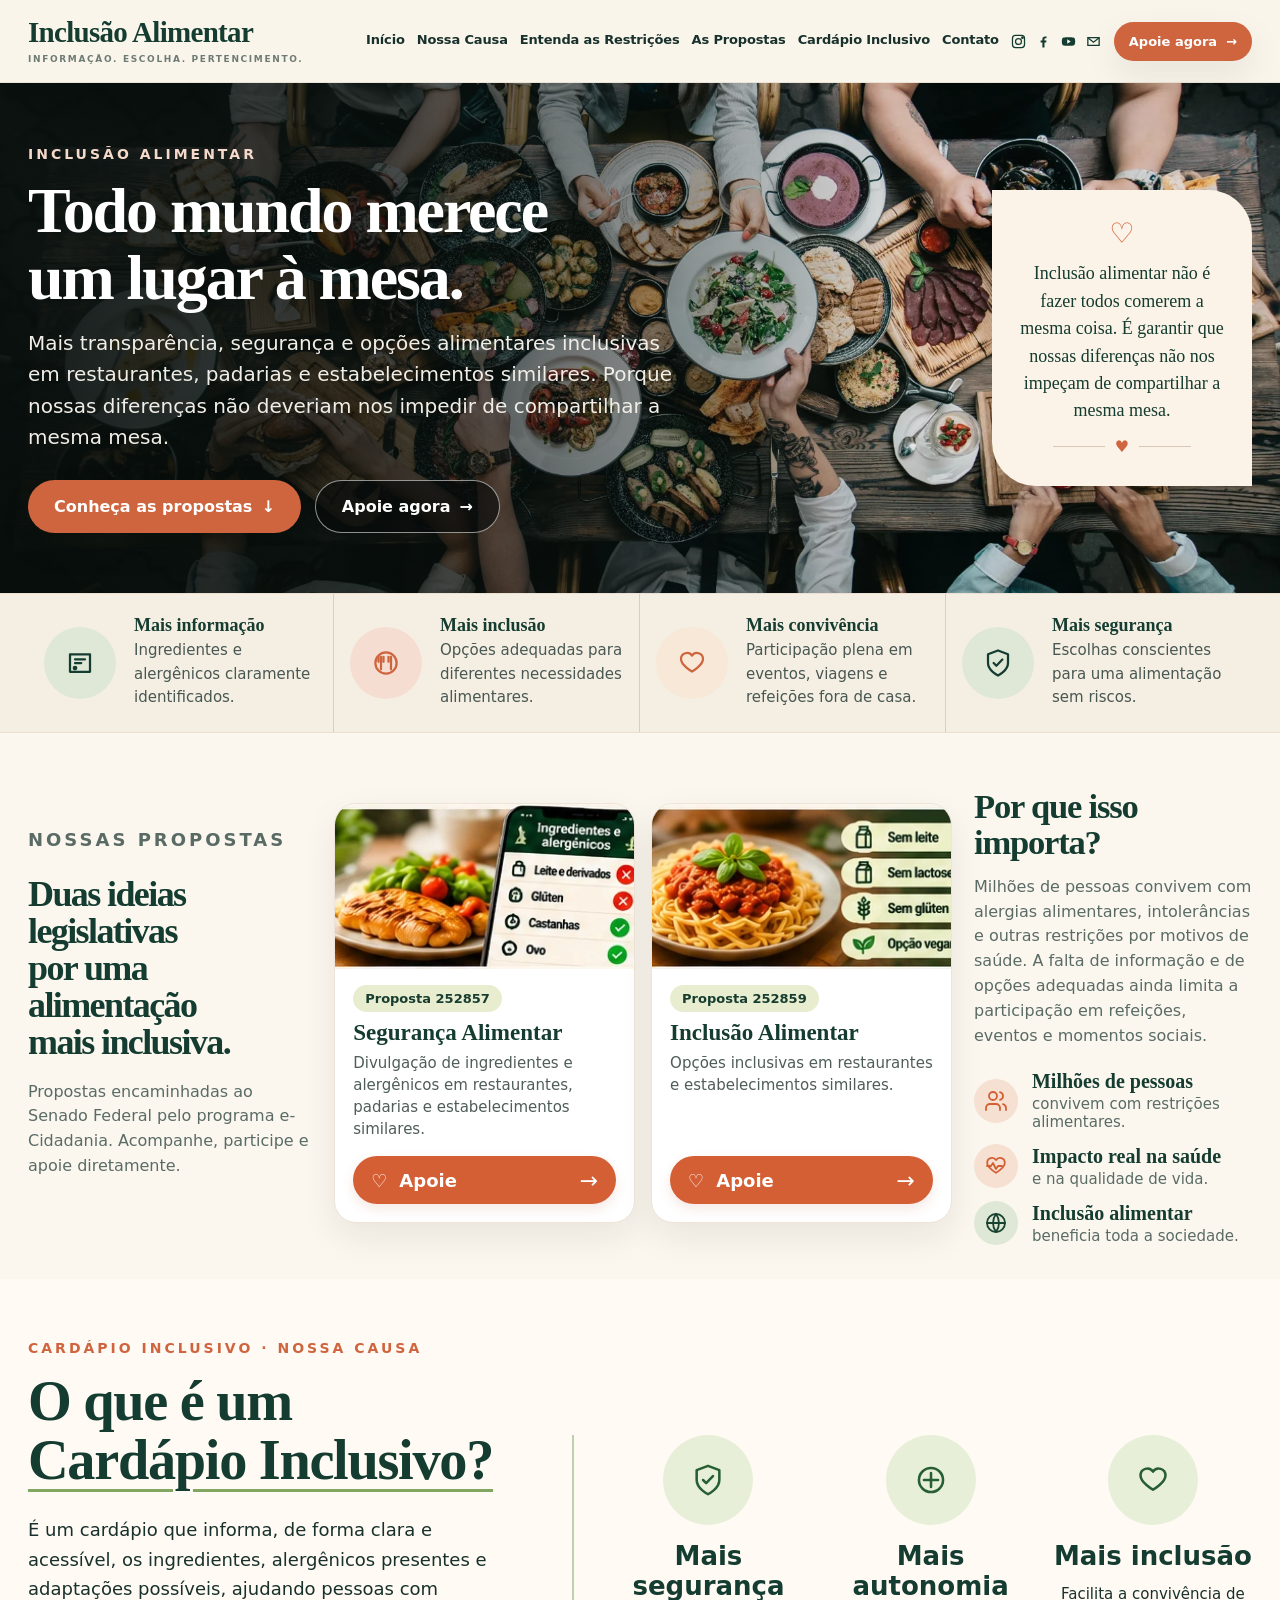
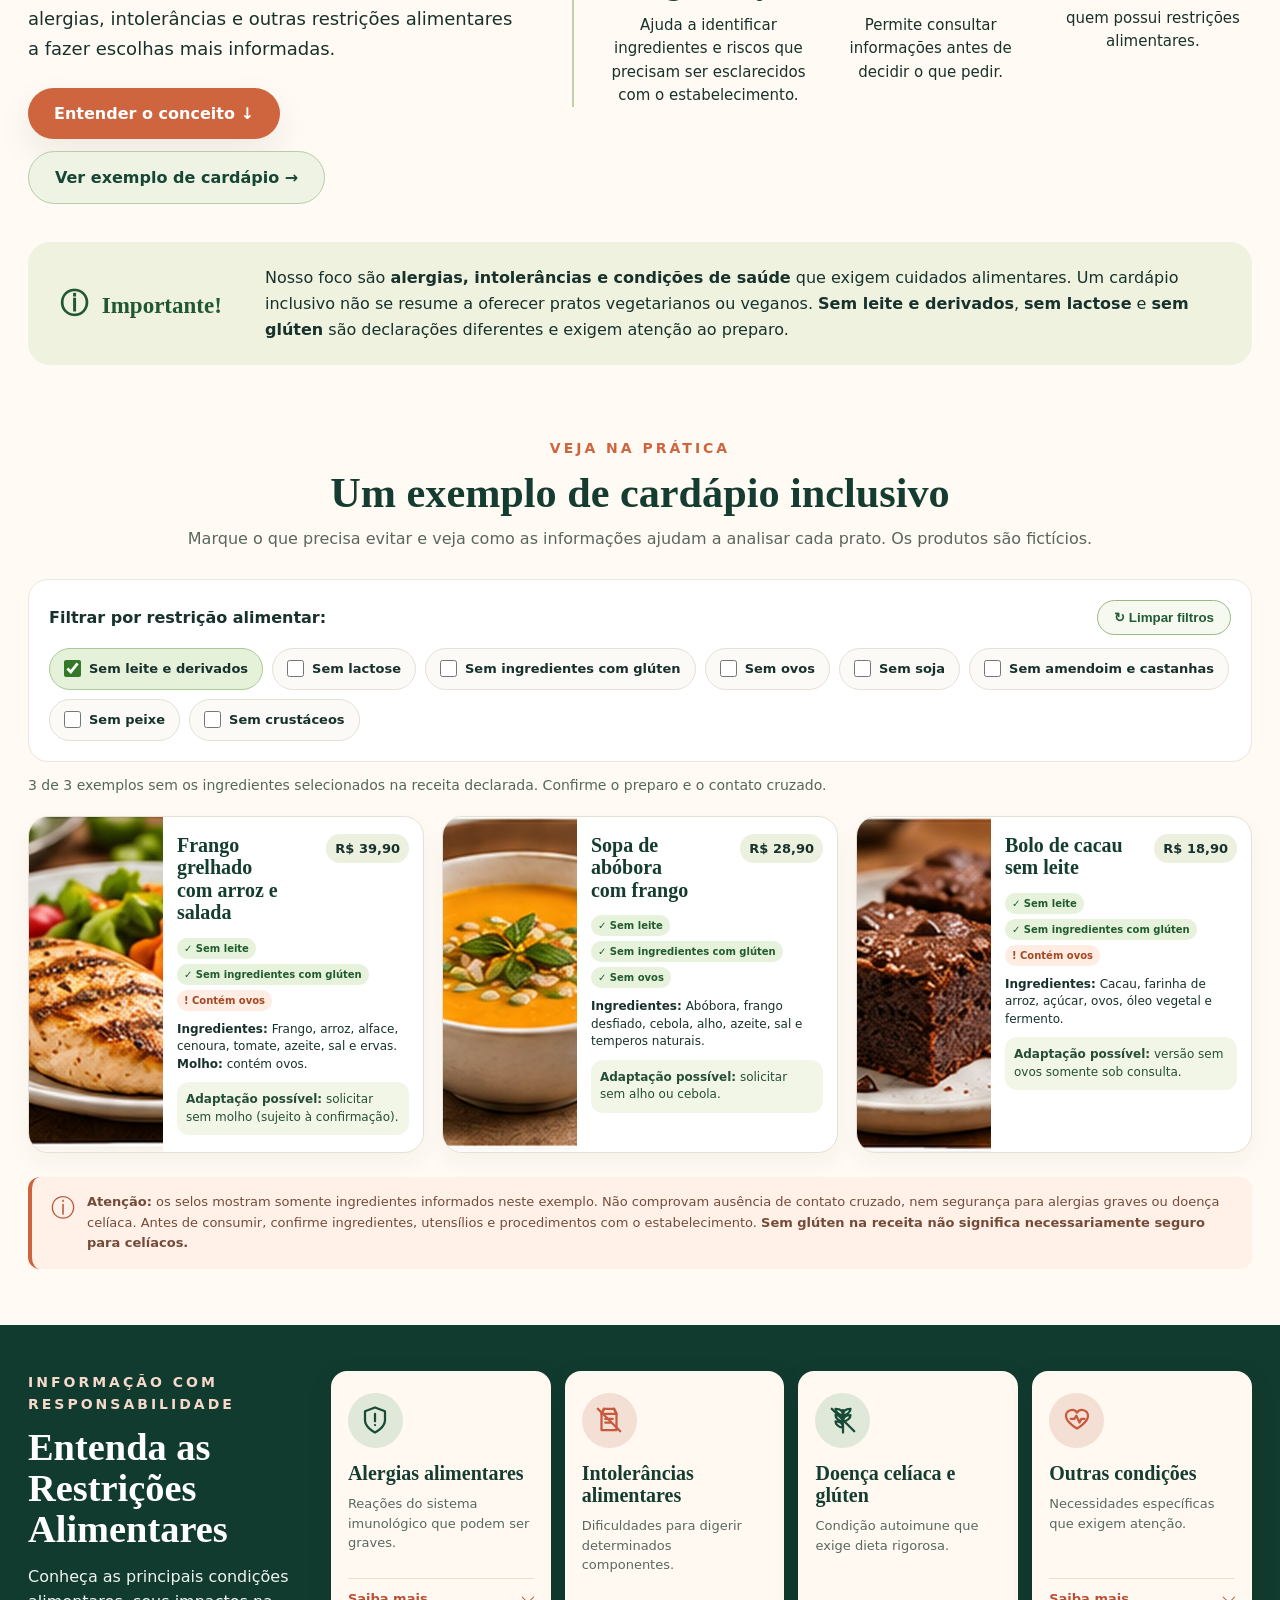
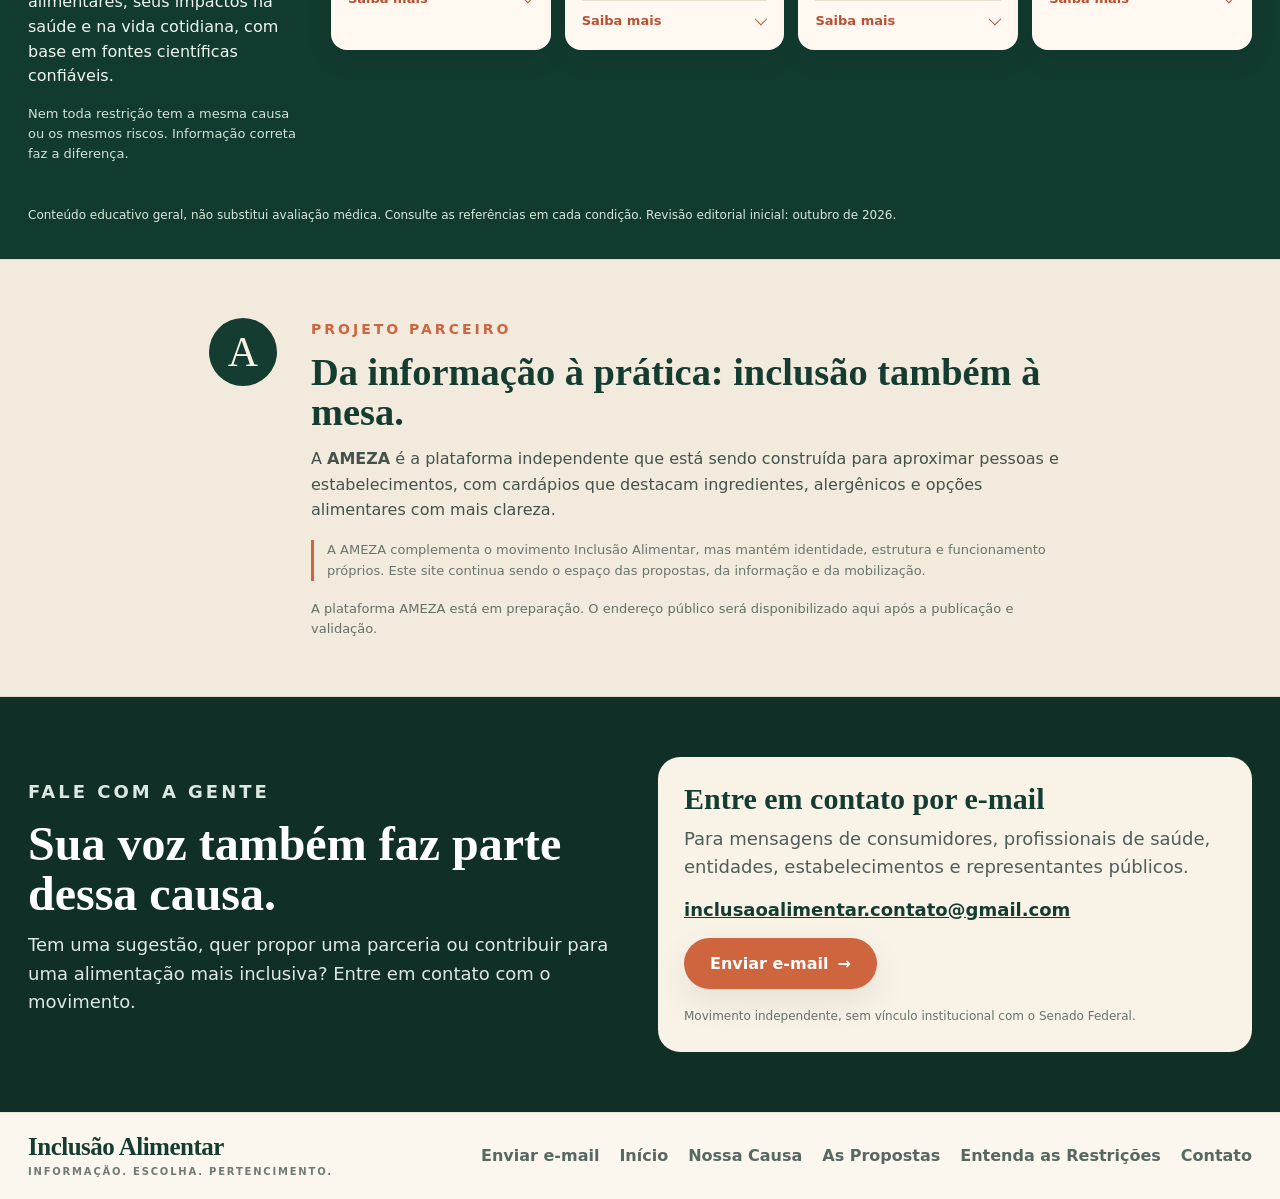
<file: index.html>
<!DOCTYPE html>
<html lang="pt-BR">
<head>
  <meta charset="utf-8" />
  <meta name="viewport" content="width=device-width, initial-scale=1" />
  <title>Inclusão Alimentar — Todo mundo merece um lugar à mesa</title>
  <meta name="description" content="Informação clara, segurança e opções alimentares inclusivas em restaurantes, padarias e estabelecimentos similares." />
  <meta name="theme-color" content="#163c30" />
  <link rel="icon" href="assets/favicon.svg" type="image/svg+xml" />
  <link rel="stylesheet" href="styles.css" />
  <script defer src="config-parceiro.js"></script>
  <script defer src="script.js"></script>
  <script defer src="script-parceiro.js"></script>
</head>
<body>
  <a class="skip-link" href="#conteudo">Pular para conteúdo</a>

  <header class="site-header">
    <div class="shell header-inner">
      <a class="brand" href="#inicio" aria-label="Inclusão Alimentar, início">
        <span class="brand-title">Inclusão Alimentar</span>
        <span class="brand-subtitle">INFORMAÇÃO. ESCOLHA. PERTENCIMENTO.</span>
      </a>

      <button class="menu-toggle" aria-expanded="false" aria-controls="site-menu" aria-label="Abrir menu">
        <span></span><span></span><span></span>
      </button>

      <nav id="site-menu" class="site-menu" aria-label="Navegação principal">
        <a href="#inicio">Início</a>
        <a href="#causa">Nossa Causa</a>
        <a href="#restricoes">Entenda as Restrições</a>
        <a href="#propostas">As Propostas</a>
        <a href="#cardapio-inclusivo">Cardápio Inclusivo</a>
        <a href="#contato">Contato</a>
      </nav>

      <div class="header-right">
        <div class="social-links" aria-label="Redes sociais">
          <a href="#contato" aria-label="Instagram" title="Instagram">
            <svg viewBox="0 0 24 24" aria-hidden="true"><rect x="3.5" y="3.5" width="17" height="17" rx="4.2"></rect><circle cx="12" cy="12" r="4.2"></circle><circle cx="17.6" cy="6.6" r="1"></circle></svg>
          </a>
          <a href="#contato" aria-label="Facebook" title="Facebook">
            <svg viewBox="0 0 24 24" aria-hidden="true"><path d="M13.4 20.5v-7h2.4l.4-2.8h-2.8V8.9c0-.8.2-1.4 1.4-1.4h1.5V5c-.3 0-1.2-.1-2.2-.1-2.2 0-3.7 1.3-3.7 3.8v2h-2.5v2.8h2.5v7h3z"></path></svg>
          </a>
          <a href="#contato" aria-label="YouTube" title="YouTube">
            <svg viewBox="0 0 24 24" aria-hidden="true"><path d="M21 8.5a2.9 2.9 0 0 0-2-2c-1.8-.5-7-.5-7-.5s-5.2 0-7 .5a2.9 2.9 0 0 0-2 2A30 30 0 0 0 2.5 12 30 30 0 0 0 3 15.5a2.9 2.9 0 0 0 2 2c1.8.5 7 .5 7 .5s5.2 0 7-.5a2.9 2.9 0 0 0 2-2 30 30 0 0 0 .5-3.5 30 30 0 0 0-.5-3.5ZM10.2 15.2V8.8l5 3.2-5 3.2Z"></path></svg>
          </a>
          <a href="#contato" aria-label="E-mail" title="E-mail">
            <svg viewBox="0 0 24 24" aria-hidden="true"><path d="M4 6.5h16v11H4z"></path><path d="m4.5 7 7.5 6 7.5-6" fill="none"></path></svg>
          </a>
        </div>
        <a class="btn btn-primary header-cta" href="#propostas">Apoie agora <span aria-hidden="true">→</span></a>
      </div>
    </div>
  </header>

  <main id="conteudo">
    <section id="inicio" class="hero">
      <div class="shell hero-grid">
        <div class="hero-copy">
          <p class="eyebrow eyebrow-light">INCLUSÃO ALIMENTAR</p>
          <h1>Todo mundo merece<br>um lugar à mesa.</h1>
          <p class="hero-text">Mais transparência, segurança e opções alimentares inclusivas em restaurantes, padarias e estabelecimentos similares. Porque nossas diferenças não deveriam nos impedir de compartilhar a mesma mesa.</p>
          <div class="hero-actions">
            <a class="btn btn-primary" href="#propostas">Conheça as propostas <span aria-hidden="true">↓</span></a>
            <a class="btn btn-dark" href="#propostas">Apoie agora <span aria-hidden="true">→</span></a>
          </div>
        </div>
        <aside class="hero-quote">
          <div class="quote-heart">♡</div>
          <p>Inclusão alimentar não é fazer todos comerem a mesma coisa. É garantir que nossas diferenças não nos impeçam de compartilhar a mesma mesa.</p>
          <div class="quote-footer"><span>♥</span></div>
        </aside>
      </div>
    </section>

    <section class="pillars" aria-label="Pilares da iniciativa">
      <div class="shell pillars-grid">
        <article class="pillar-item">
          <div class="pillar-icon green"><svg class="info-icon" viewBox="0 0 24 24" aria-hidden="true"><path d="M4 5h16v14H4z"/><path d="M8 9h8M8 12h5"/><circle cx="8" cy="16" r="1"/></svg></div>
          <div>
            <h2>Mais informação</h2>
            <p>Ingredientes e alergênicos claramente identificados.</p>
          </div>
        </article>
        <article class="pillar-item">
          <div class="pillar-icon coral"><svg class="info-icon" viewBox="0 0 24 24" aria-hidden="true"><circle cx="12" cy="12" r="8.5"/><path d="M8 7v10M6 7v4M10 7v4M16 7v10M14 7v4"/></svg></div>
          <div>
            <h2>Mais inclusão</h2>
            <p>Opções adequadas para diferentes necessidades alimentares.</p>
          </div>
        </article>
        <article class="pillar-item">
          <div class="pillar-icon peach"><svg class="info-icon" viewBox="0 0 24 24" aria-hidden="true"><path d="M20.8 8.8c0 5-8.8 10-8.8 10s-8.8-5-8.8-10a4.8 4.8 0 0 1 8.8-2.7 4.8 4.8 0 0 1 8.8 2.7Z"/></svg></div>
          <div>
            <h2>Mais convivência</h2>
            <p>Participação plena em eventos, viagens e refeições fora de casa.</p>
          </div>
        </article>
        <article class="pillar-item last">
          <div class="pillar-icon green"><svg class="info-icon" viewBox="0 0 24 24" aria-hidden="true"><path d="M12 22s8-3.8 8-10V5l-8-3-8 3v7c0 6.2 8 10 8 10Z"/><path d="m8.5 12 2.2 2.2 4.8-5"/></svg></div>
          <div>
            <h2>Mais segurança</h2>
            <p>Escolhas conscientes para uma alimentação sem riscos.</p>
          </div>
        </article>
      </div>
    </section>

    <section id="propostas" class="proposals-section">
      <div class="shell proposals-layout">
        <div class="proposals-intro">
          <p class="eyebrow">NOSSAS PROPOSTAS</p>
          <h2>Duas ideias legislativas<br>por uma alimentação<br>mais inclusiva.</h2>
          <p>Propostas encaminhadas ao Senado Federal pelo programa e-Cidadania. Acompanhe, participe e apoie diretamente.</p>
        </div>

        <div class="proposal-cards">
          <article class="proposal-card" id="proposta-seguranca">
            <div class="proposal-visual visual-1" role="img" aria-label="Prato de comida ao lado de uma tela de aplicativo com ingredientes e indicações visuais"></div>
            <div class="proposal-body">
              <span class="proposal-id">Proposta 252857</span>
              <h3>Segurança Alimentar</h3>
              <p>Divulgação de ingredientes e alergênicos em restaurantes, padarias e estabelecimentos similares.</p>
              <a class="proposal-support" aria-label="Apoie a proposta Segurança Alimentar, número 252857, no Senado Federal" href="https://www12.senado.leg.br/ecidadania/visualizacaoideia?id=252857" target="_blank" rel="noopener noreferrer">♡ <span>Apoie</span> <b aria-hidden="true">→</b></a>
            </div>
          </article>

          <article class="proposal-card" id="proposta-inclusao">
            <div class="proposal-visual visual-2" role="img" aria-label="Prato de comida acompanhado de opções alimentares inclusivas"></div>
            <div class="proposal-body">
              <span class="proposal-id">Proposta 252859</span>
              <h3>Inclusão Alimentar</h3>
              <p>Opções inclusivas em restaurantes e estabelecimentos similares.</p>
              <a class="proposal-support" aria-label="Apoie a proposta Inclusão Alimentar, número 252859, no Senado Federal" href="https://www12.senado.leg.br/ecidadania/visualizacaoideia?id=252859" target="_blank" rel="noopener noreferrer">♡ <span>Apoie</span> <b aria-hidden="true">→</b></a>
            </div>
          </article>
        </div>

        <aside class="proposal-why">
          <h3>Por que isso importa?</h3>
          <p>Milhões de pessoas convivem com alergias alimentares, intolerâncias e outras restrições por motivos de saúde. A falta de informação e de opções adequadas ainda limita a participação em refeições, eventos e momentos sociais.</p>
          <ul>
            <li>
              <span class="proposal-why-icon" aria-hidden="true"><svg viewBox="0 0 24 24"><path d="M16 21v-2a4 4 0 0 0-4-4H6a4 4 0 0 0-4 4v2"/><circle cx="9" cy="7" r="4"/><path d="M22 21v-2a4 4 0 0 0-3-3.87M16 3.13a4 4 0 0 1 0 7.75"/></svg></span>
              <strong>Milhões de pessoas</strong><span>convivem com restrições alimentares.</span>
            </li>
            <li>
              <span class="proposal-why-icon" aria-hidden="true"><svg viewBox="0 0 24 24"><path d="M20.8 8.8c0 5-8.8 10-8.8 10s-8.8-5-8.8-10a4.8 4.8 0 0 1 8.8-2.7 4.8 4.8 0 0 1 8.8 2.7Z"/><path d="M3 12h4l2-3 3 6 2-3h4"/></svg></span>
              <strong>Impacto real na saúde</strong><span>e na qualidade de vida.</span>
            </li>
            <li>
              <span class="proposal-why-icon" aria-hidden="true"><svg viewBox="0 0 24 24"><circle cx="12" cy="12" r="9"/><path d="M3 12h18M12 3a15 15 0 0 1 0 18M12 3a15 15 0 0 0 0 18"/></svg></span>
              <strong>Inclusão alimentar</strong><span>beneficia toda a sociedade.</span>
            </li>
          </ul>
        </aside>
      </div>
    </section>

    <div class="ia-cardapio-integrado concept-page" id="cardapio-inclusivo"><section class="concept-hero" id="cardapio-conceito"><div class="shell">
  <div class="concept-layout">
    <div class="concept-lead"><p class="eyebrow">CARDÁPIO INCLUSIVO · NOSSA CAUSA</p><h1>O que é um<br><em>Cardápio Inclusivo?</em></h1>
      <p>É um cardápio que informa, de forma clara e acessível, os ingredientes, alergênicos presentes e adaptações possíveis, ajudando pessoas com alergias, intolerâncias e outras restrições alimentares a fazer escolhas mais informadas.</p>
      <div class="concept-actions"><a class="btn btn-primary" href="#explicacao">Entender o conceito ↓</a><a class="btn btn-soft" href="#cardapio-exemplo">Ver exemplo de cardápio →</a></div>
    </div>
    <div class="concept-benefits" aria-label="Benefícios de um cardápio inclusivo">
      <article><div class="concept-icon" aria-hidden="true"><svg viewBox="0 0 24 24" aria-hidden="true"><path d="M12 22s8-3.8 8-10V5l-8-3-8 3v7c0 6.2 8 10 8 10Z"/><path d="m8.5 12 2.2 2.2 4.8-5"/></svg></div><h2>Mais segurança</h2><p>Ajuda a identificar ingredientes e riscos que precisam ser esclarecidos com o estabelecimento.</p></article>
      <article><div class="concept-icon" aria-hidden="true"><svg viewBox="0 0 24 24" aria-hidden="true"><circle cx="12" cy="12" r="8.5"/><path d="M12 7v10M7 12h10"/></svg></div><h2>Mais autonomia</h2><p>Permite consultar informações antes de decidir o que pedir.</p></article>
      <article><div class="concept-icon" aria-hidden="true"><svg viewBox="0 0 24 24" aria-hidden="true"><path d="M20.8 8.8c0 5-8.8 10-8.8 10s-8.8-5-8.8-10a4.8 4.8 0 0 1 8.8-2.7 4.8 4.8 0 0 1 8.8 2.7Z"/></svg></div><h2>Mais inclusão</h2><p>Facilita a convivência de quem possui restrições alimentares.</p></article>
    </div>
  </div>
  <div class="concept-note" id="cardapio-explicacao"><strong><span aria-hidden="true">ⓘ</span> Importante!</strong><p>Nosso foco são <b>alergias, intolerâncias e condições de saúde</b> que exigem cuidados alimentares. Um cardápio inclusivo não se resume a oferecer pratos vegetarianos ou veganos. <b>Sem leite e derivados</b>, <b>sem lactose</b> e <b>sem glúten</b> são declarações diferentes e exigem atenção ao preparo.</p></div>
</div></section><section class="example-section" id="cardapio-exemplo"><div class="shell">
  <div class="example-heading"><p class="eyebrow">VEJA NA PRÁTICA</p><h2>Um exemplo de cardápio inclusivo</h2><p>Marque o que precisa evitar e veja como as informações ajudam a analisar cada prato. Os produtos são fictícios.</p></div>
  <div class="filter-panel" role="group" aria-labelledby="filter-title"><div class="filter-top"><strong id="filter-title">Filtrar por restrição alimentar:</strong><button type="button" class="clear-filters" id="clear-filters">↻ Limpar filtros</button></div>
    <div class="filter-chips">
      <label class="filter-chip"><input type="checkbox" value="leite" checked /> Sem leite e derivados</label>
      <label class="filter-chip"><input type="checkbox" value="lactose" /> Sem lactose</label>
      <label class="filter-chip"><input type="checkbox" value="gluten" /> Sem ingredientes com glúten</label>
      <label class="filter-chip"><input type="checkbox" value="ovos" /> Sem ovos</label>
      <label class="filter-chip"><input type="checkbox" value="soja" /> Sem soja</label>
      <label class="filter-chip"><input type="checkbox" value="oleaginosas" /> Sem amendoim e castanhas</label>
      <label class="filter-chip"><input type="checkbox" value="peixe" /> Sem peixe</label>
      <label class="filter-chip"><input type="checkbox" value="crustaceos" /> Sem crustáceos</label>
    </div>
  </div>
  <p class="filter-summary" id="filter-summary" role="status" aria-live="polite"></p>
  <div class="example-cards" id="example-cards">
    <article class="example-card" data-contains="ovos" data-uncertain="" aria-label="Frango grelhado com arroz e salada">
      <img src="assets/cardapio-exemplo/frango.jpg" alt="Prato ilustrativo de frango grelhado acompanhado de legumes" loading="lazy" />
      <div class="example-card-body"><div class="example-name"><h3>Frango grelhado<br>com arroz e salada</h3><strong>R$ 39,90</strong></div>
      <div class="allergen-tags"><span class="tag-ok">✓ Sem leite</span><span class="tag-ok">✓ Sem ingredientes com glúten</span><span class="tag-alert">! Contém ovos</span></div>
      <p><b>Ingredientes:</b> Frango, arroz, alface, cenoura, tomate, azeite, sal e ervas. <b>Molho:</b> contém ovos.</p>
      <p class="adaptation"><b>Adaptação possível:</b> solicitar sem molho (sujeito à confirmação).</p></div>
    </article>
    <article class="example-card" data-contains="" data-uncertain="" aria-label="Sopa de abóbora com frango">
      <img src="assets/cardapio-exemplo/sopa.jpg" alt="Tigela de sopa cremosa de abóbora ilustrativa" loading="lazy" />
      <div class="example-card-body"><div class="example-name"><h3>Sopa de abóbora<br>com frango</h3><strong>R$ 28,90</strong></div>
      <div class="allergen-tags"><span class="tag-ok">✓ Sem leite</span><span class="tag-ok">✓ Sem ingredientes com glúten</span><span class="tag-ok">✓ Sem ovos</span></div>
      <p><b>Ingredientes:</b> Abóbora, frango desfiado, cebola, alho, azeite, sal e temperos naturais.</p>
      <p class="adaptation"><b>Adaptação possível:</b> solicitar sem alho ou cebola.</p></div>
    </article>
    <article class="example-card" data-contains="ovos" data-uncertain="" aria-label="Bolo de cacau sem leite">
      <img src="assets/cardapio-exemplo/bolo.jpg" alt="Fatia de bolo de cacau ilustrativa" loading="lazy" />
      <div class="example-card-body"><div class="example-name"><h3>Bolo de cacau<br>sem leite</h3><strong>R$ 18,90</strong></div>
      <div class="allergen-tags"><span class="tag-ok">✓ Sem leite</span><span class="tag-ok">✓ Sem ingredientes com glúten</span><span class="tag-alert">! Contém ovos</span></div>
      <p><b>Ingredientes:</b> Cacau, farinha de arroz, açúcar, ovos, óleo vegetal e fermento.</p>
      <p class="adaptation"><b>Adaptação possível:</b> versão sem ovos somente sob consulta.</p></div>
    </article>
  </div>
  <p class="no-results" id="no-results" hidden>Não há opções neste exemplo que atendam a todos os filtros selecionados. Consulte o estabelecimento sobre alternativas e preparo.</p>
  <div class="safety-note"><span aria-hidden="true">ⓘ</span><p><b>Atenção:</b> os selos mostram somente ingredientes informados neste exemplo. Não comprovam ausência de contato cruzado, nem segurança para alergias graves ou doença celíaca. Antes de consumir, confirme ingredientes, utensílios e procedimentos com o estabelecimento. <b>Sem glúten na receita não significa necessariamente seguro para celíacos.</b></p></div>
</div></section>
</div>

    <section class="unified-restrictions" id="restricoes" aria-labelledby="restricoes-title">
  <div class="shell unified-wrap" id="causa">
    <div class="unified-heading">
      <p class="eyebrow eyebrow-light">INFORMAÇÃO COM RESPONSABILIDADE</p>
      <h2 id="restricoes-title">Entenda as Restrições Alimentares</h2>
      <p>Conheça as principais condições alimentares, seus impactos na saúde e na vida cotidiana, com base em fontes científicas confiáveis.</p>
      <p class="unified-small">Nem toda restrição tem a mesma causa ou os mesmos riscos. Informação correta faz a diferença.</p>
    </div>
    <div class="unified-cards"><article class="unified-card">
 <div class="unified-card-icon"><svg viewBox="0 0 24 24" aria-hidden="true"><path d="M12 22s8-3.8 8-10V5l-8-3-8 3v7c0 6.2 8 10 8 10Z"/><path d="M12 7v6M12 16h.01"/></svg></div>
 <h3>Alergias alimentares</h3>
 <p>Reações do sistema imunológico que podem ser graves.</p>
 <details><summary>Saiba mais <span class="summary-chevron" aria-hidden="true"></span></summary><div class="unified-card-detail"><p>Podem causar sintomas cutâneos, gastrointestinais ou respiratórios, incluindo anafilaxia. Alguns casos exigem cuidado rigoroso com o contato cruzado.</p><a href="https://www.fda.gov/food/food-labeling-nutrition/food-allergies" target="_blank" rel="noopener noreferrer">Fonte: FDA — Alergias alimentares ↗</a></div></details>
</article>
<article class="unified-card">
 <div class="unified-card-icon"><svg viewBox="0 0 24 24" aria-hidden="true"><path d="M8 3h8l2 4v13H6V7l2-4Z"/><path d="M6 7h12M8 3l-2 4M16 3l2 4M9 11h6M9 14h4"/><path d="m3 3 18 18"/></svg></div>
 <h3>Intolerâncias alimentares</h3>
 <p>Dificuldades para digerir determinados componentes.</p>
 <details><summary>Saiba mais <span class="summary-chevron" aria-hidden="true"></span></summary><div class="unified-card-detail"><p>Intolerância à lactose pode causar gases, cólicas e diarreia. Excluir laticínios sem substituição adequada também pode reduzir a ingestão de cálcio. Não é o mesmo que alergia.</p><a href="https://www.niddk.nih.gov/health-information/digestive-diseases/lactose-intolerance" target="_blank" rel="noopener noreferrer">Fonte: NIDDK — Intolerância à lactose ↗</a></div></details>
</article>
<article class="unified-card">
 <div class="unified-card-icon"><svg viewBox="0 0 24 24" aria-hidden="true"><path d="M12 22V4M12 8C8 8 6 5 6 3c4 0 6 2 6 5ZM12 13c-4 0-6-3-6-5 4 0 6 2 6 5ZM12 18c-4 0-6-3-6-5 4 0 6 2 6 5ZM12 8c4 0 6-3 6-5-4 0-6 2-6 5ZM12 13c4 0 6-3 6-5-4 0-6 2-6 5Z"/><path d="m3 3 18 18"/></svg></div>
 <h3>Doença celíaca e glúten</h3>
 <p>Condição autoimune que exige dieta rigorosa.</p>
 <details><summary>Saiba mais <span class="summary-chevron" aria-hidden="true"></span></summary><div class="unified-card-detail"><p>Na doença celíaca, o glúten desencadeia danos ao intestino delgado. Sem tratamento, pode haver anemia, má absorção e prejuízos à saúde óssea.</p><a href="https://www.niddk.nih.gov/health-information/digestive-diseases/celiac-disease" target="_blank" rel="noopener noreferrer">Fonte: NIDDK — Doença celíaca ↗</a></div></details>
</article>
<article class="unified-card">
 <div class="unified-card-icon"><svg viewBox="0 0 24 24" aria-hidden="true"><path d="M20.8 8.8c0 5-8.8 10-8.8 10s-8.8-5-8.8-10a4.8 4.8 0 0 1 8.8-2.7 4.8 4.8 0 0 1 8.8 2.7Z"/><path d="M7 11h3l1.5-2.5L14 14l1.5-3H18"/></svg></div>
 <h3>Outras condições</h3>
 <p>Necessidades específicas que exigem atenção.</p>
 <details><summary>Saiba mais <span class="summary-chevron" aria-hidden="true"></span></summary><div class="unified-card-detail"><p>Algumas condições metabólicas e clínicas exigem cuidados com ingredientes, nutrientes e preparo. Cada caso precisa ser avaliado de forma específica.</p><a href="https://www.gov.br/saude/pt-br" target="_blank" rel="noopener noreferrer">Fonte: Ministério da Saúde ↗</a></div></details>
</article></div>
  </div>
  <div class="shell"><p class="unified-note">Conteúdo educativo geral, não substitui avaliação médica. Consulte as referências em cada condição. Revisão editorial inicial: outubro de 2026.</p></div>
</section>

<section class="partner-initiative" id="iniciativa-parceira" aria-labelledby="partner-heading">
  <div class="shell partner-initiative-inner">
    <div class="partner-mark" aria-hidden="true">A</div>
    <div class="partner-copy">
      <p class="eyebrow">PROJETO PARCEIRO</p>
      <h2 id="partner-heading">Da informação à prática: inclusão também à mesa.</h2>
      <p>A <strong>AMEZA</strong> é a plataforma independente que está sendo construída para aproximar pessoas e estabelecimentos, com cardápios que destacam ingredientes, alergênicos e opções alimentares com mais clareza.</p>
      <p class="partner-note">A AMEZA complementa o movimento Inclusão Alimentar, mas mantém identidade, estrutura e funcionamento próprios. Este site continua sendo o espaço das propostas, da informação e da mobilização.</p>
      <a class="partner-platform-link" id="partner-platform-link" href="#" target="_blank" rel="noopener noreferrer" hidden>Conheça a AMEZA <span aria-hidden="true">↗</span></a>
      <span class="partner-status" id="partner-platform-status" role="status" aria-live="polite">A plataforma AMEZA está em preparação. O endereço público será disponibilizado aqui após a publicação e validação.</span>
    </div>
  </div>
</section>

<section id="contato" class="contact-section">
      <div class="shell contact-grid">
        <div>
          <p class="eyebrow eyebrow-light">FALE COM A GENTE</p>
          <h2>Sua voz também faz parte dessa causa.</h2>
          <p>Tem uma sugestão, quer propor uma parceria ou contribuir para uma alimentação mais inclusiva? Entre em contato com o movimento.</p>
        </div>
        <div class="contact-panel">
          <h3>Entre em contato por e-mail</h3>
          <p style="color:#4f5d59">Para mensagens de consumidores, profissionais de saúde, entidades, estabelecimentos e representantes públicos.</p>
          <p><a href="mailto:inclusaoalimentar.contato@gmail.com" style="font-weight:700;color:#153c30;overflow-wrap:anywhere">inclusaoalimentar.contato@gmail.com</a></p>
          <a class="btn btn-primary" href="mailto:inclusaoalimentar.contato@gmail.com?subject=Contato%20-%20Inclus%C3%A3o%20Alimentar">Enviar e-mail <span aria-hidden="true">→</span></a>
          <p style="font-size:12px;color:#66736b;margin-top:18px;margin-bottom:0">Movimento independente, sem vínculo institucional com o Senado Federal.</p>
        </div>
      </div>
    </section>
  </main>

  <footer class="site-footer">
    <div class="shell footer-inner">
      <div>
        <a class="brand footer-brand" href="#inicio">
          <span class="brand-title">Inclusão Alimentar</span>
          <span class="brand-subtitle">INFORMAÇÃO. ESCOLHA. PERTENCIMENTO.</span>
        </a>
      </div>
      <div class="footer-links">
        <a href="mailto:inclusaoalimentar.contato@gmail.com">Enviar e-mail</a>
        <a href="#inicio">Início</a>
        <a href="#causa">Nossa Causa</a>
        <a href="#propostas">As Propostas</a>
        <a href="#restricoes">Entenda as Restrições</a>
        <a href="#contato">Contato</a>
      </div>
    </div>
  </footer>
  <script defer src="cardapio-exemplo.js?v=1"></script>
</body>
</html>
</file>
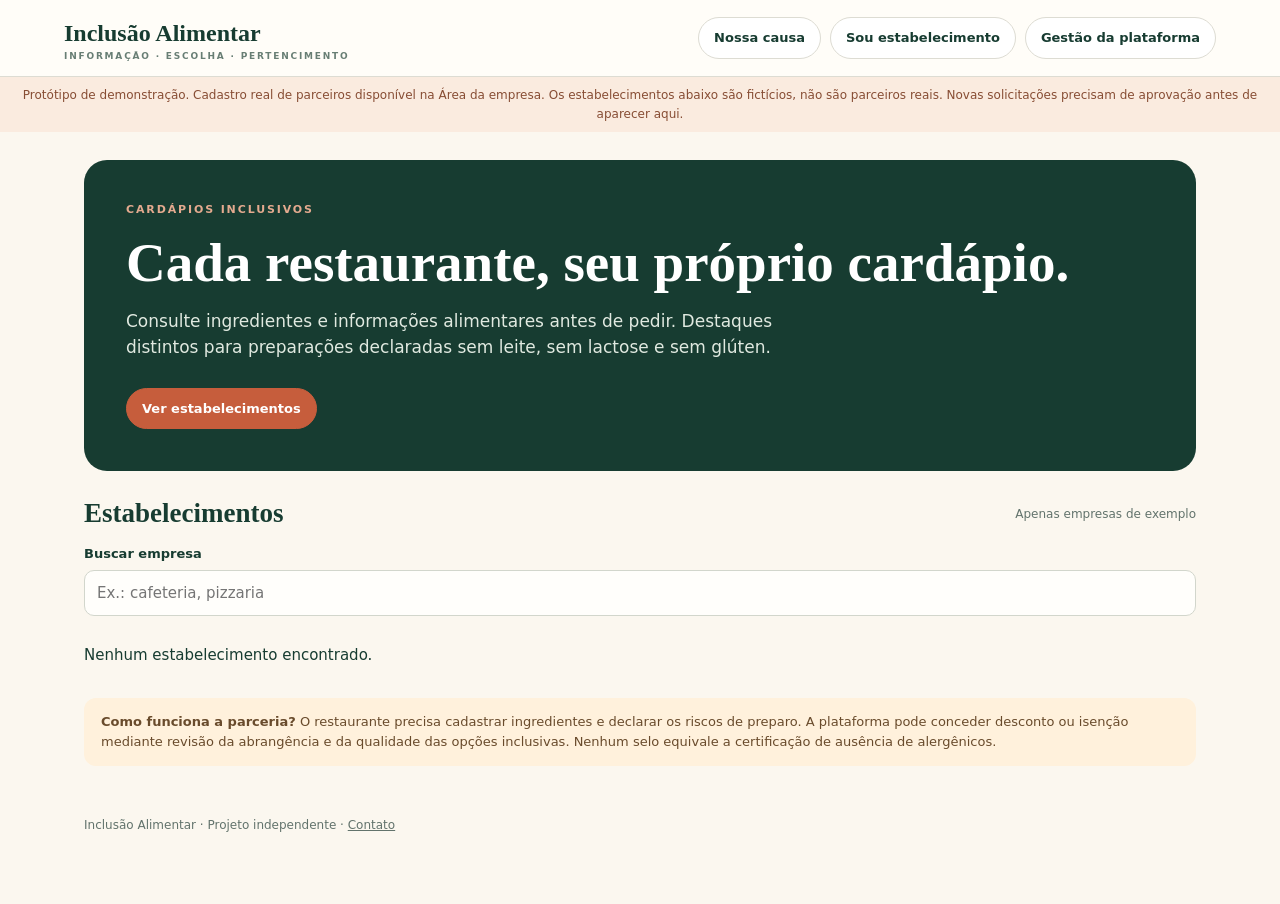
<file: cardapio/index.html>
<!doctype html><html lang="pt-BR"><head><meta charset="utf-8"><meta name="viewport" content="width=device-width, initial-scale=1"><title>Estabelecimentos parceiros | Inclusão Alimentar</title><link rel="stylesheet" href="styles.css?v=7"><script defer src="app.js?v=7"></script></head><body data-page="home"><header><div class="top"><a class="brand" href="../">Inclusão Alimentar<small>INFORMAÇÃO · ESCOLHA · PERTENCIMENTO</small></a><nav><a href="../">Nossa causa</a><a href="empresa.html">Sou estabelecimento</a><a href="gestao.html">Gestão da plataforma</a></nav></div></header><div class="banner">Protótipo de demonstração. Cadastro real de parceiros disponível na Área da empresa. Os estabelecimentos abaixo são fictícios, não são parceiros reais. Novas solicitações precisam de aprovação antes de aparecer aqui.</div><main class="wrap"><section class="hero"><div class="eyebrow">Cardápios inclusivos</div><h1>Cada restaurante, seu próprio cardápio.</h1><p>Consulte ingredientes e informações alimentares antes de pedir. Destaques distintos para preparações declaradas sem leite, sem lactose e sem glúten.</p><a href="#parceiros" class="btn terra">Ver estabelecimentos</a></section><div class="section-head" id="parceiros"><h2>Estabelecimentos</h2><span class="caption">Apenas empresas de exemplo</span></div><div class="field"><label for="search">Buscar empresa</label><input id="search" placeholder="Ex.: cafeteria, pizzaria"></div><div id="directory" class="grid"></div><div class="notice"><strong>Como funciona a parceria?</strong> O restaurante precisa cadastrar ingredientes e declarar os riscos de preparo. A plataforma pode conceder desconto ou isenção mediante revisão da abrangência e da qualidade das opções inclusivas. Nenhum selo equivale a certificação de ausência de alergênicos.</div><div class="foot">Inclusão Alimentar · Projeto independente · <a href="mailto:inclusaoalimentar.contato@gmail.com">Contato</a></div></main></body></html>
</file>
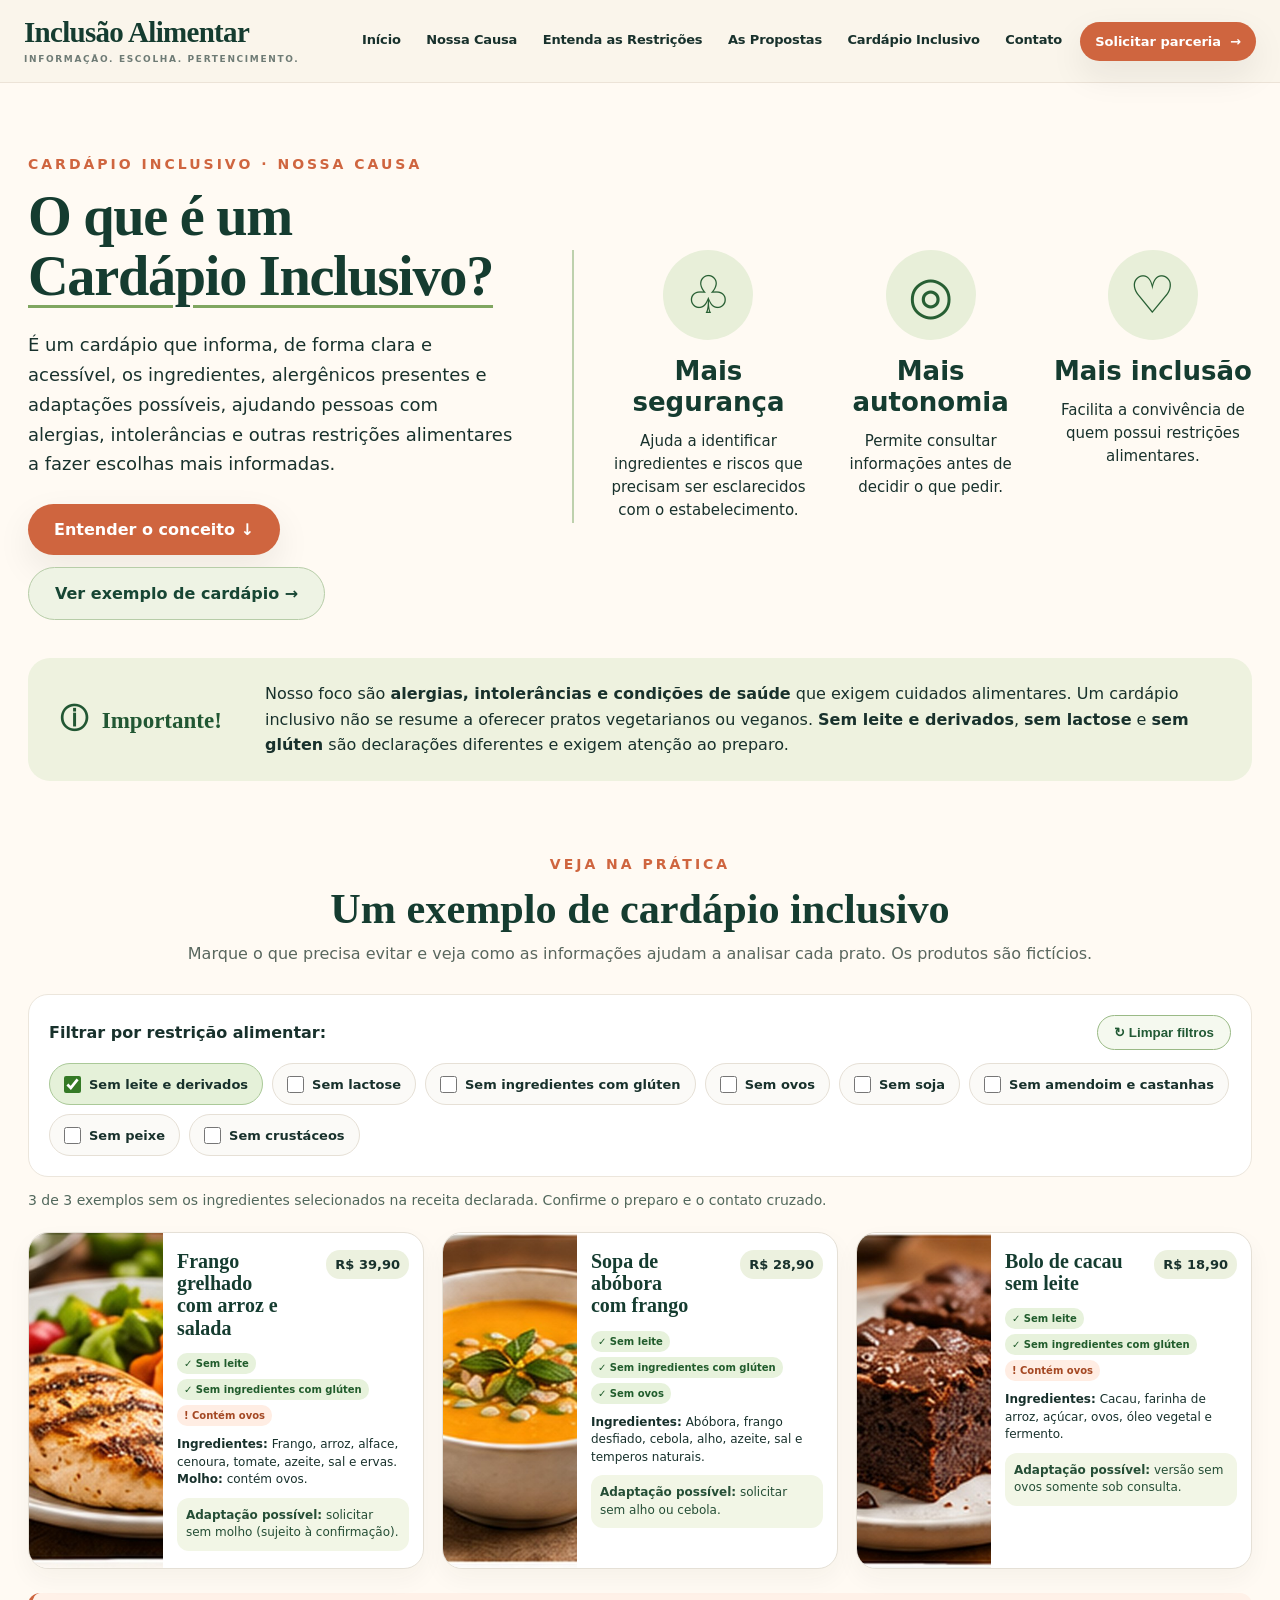
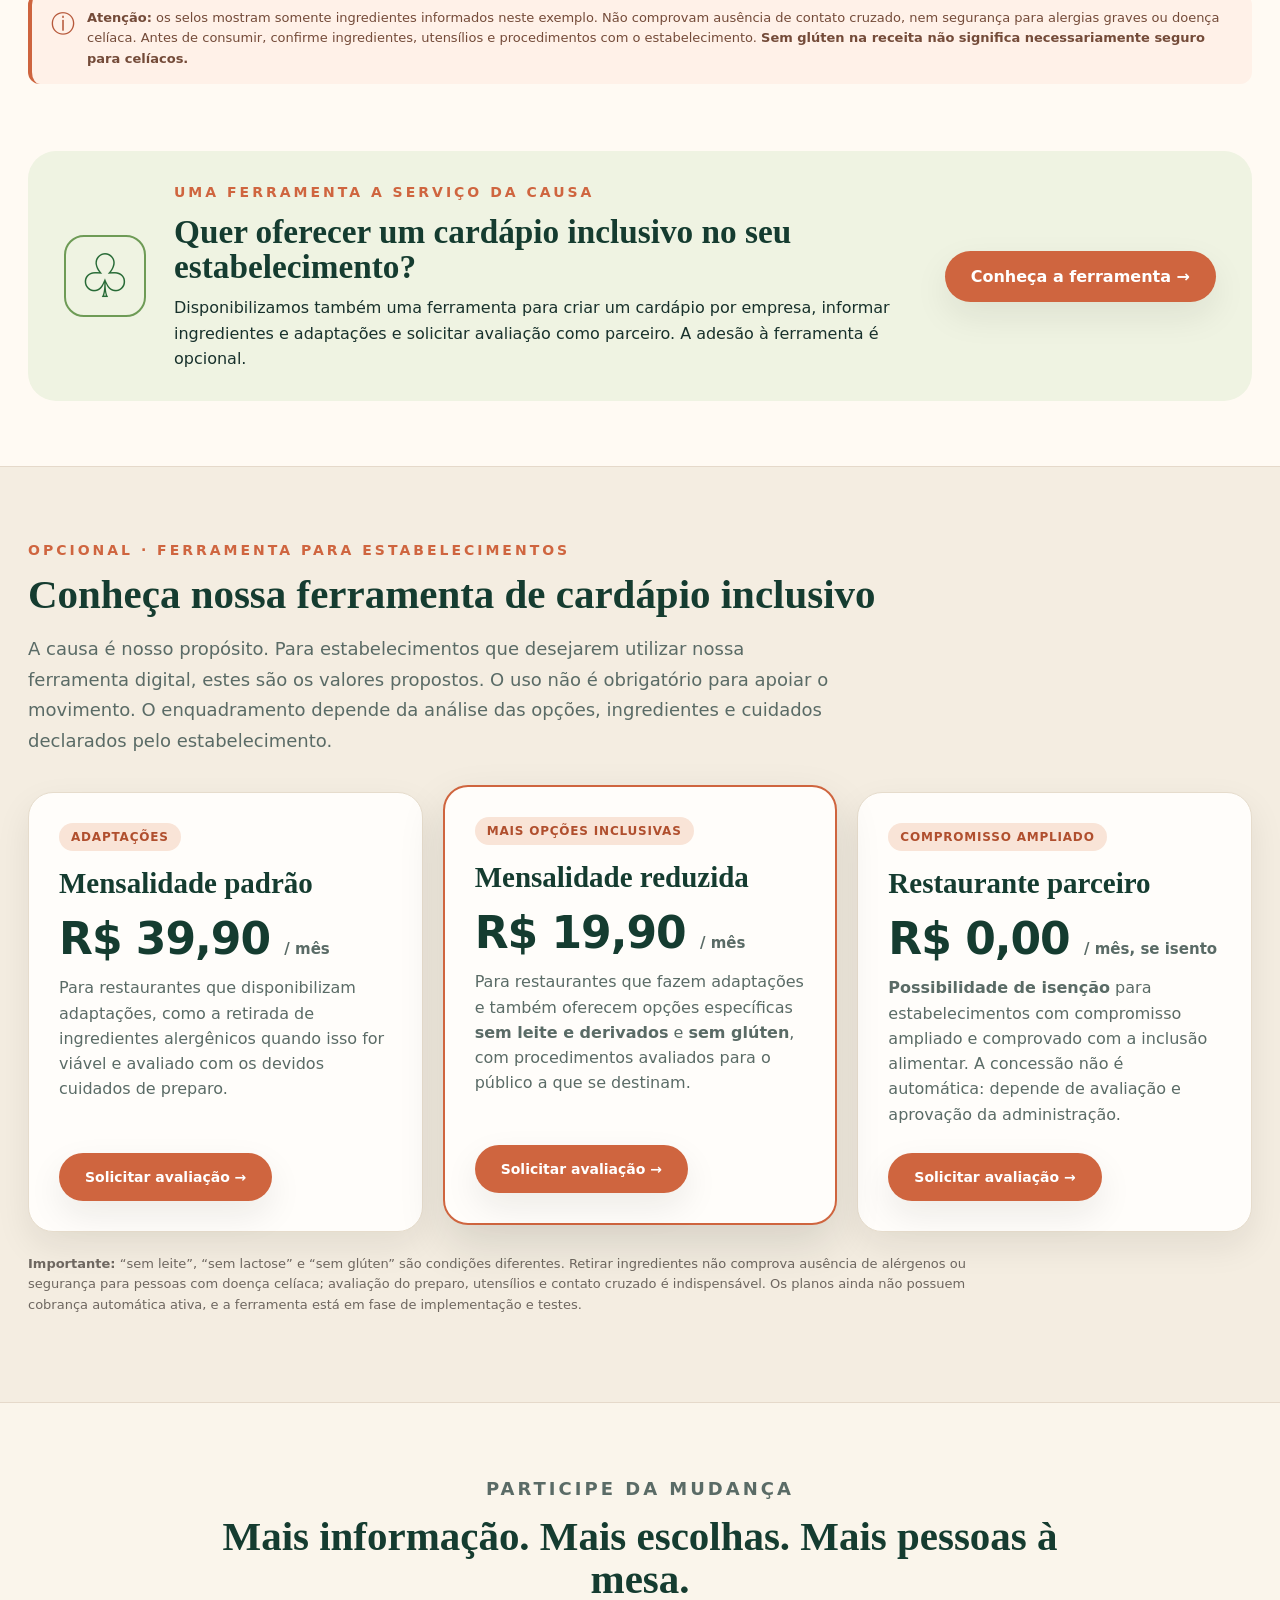
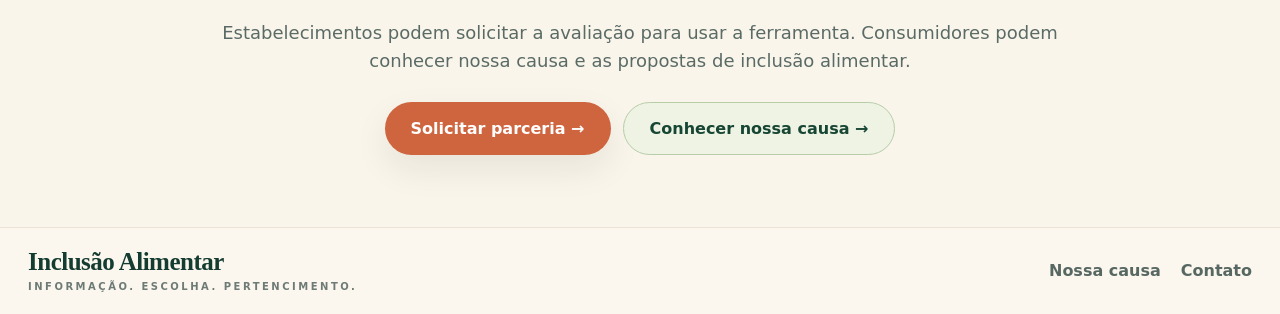
<file: cardapio/apresentacao.html>
<!DOCTYPE html>
<html lang="pt-BR">
<head>
  <meta charset="utf-8" />
  <meta name="viewport" content="width=device-width, initial-scale=1" />
  <meta name="description" content="Entenda o que é um cardápio inclusivo: transparência de ingredientes, indicação de alergênicos e exemplos de filtros para restrições alimentares." />
  <title>O que é um Cardápio Inclusivo? | Inclusão Alimentar</title>
  <link rel="icon" href="../assets/favicon.svg" type="image/svg+xml" />
  <link rel="stylesheet" href="../styles.css" />
  <link rel="stylesheet" href="apresentacao.css?v=11" />
  <script defer src="../script.js"></script>
  <script defer src="exemplo.js?v=11"></script>
</head>
<body class="commercial-page concept-page">
<a class="skip-link" href="#conteudo">Pular para conteúdo</a>
<header class="site-header"><div class="shell header-inner">
  <a class="brand" href="../index.html" aria-label="Inclusão Alimentar, início"><span class="brand-title">Inclusão Alimentar</span><span class="brand-subtitle">INFORMAÇÃO. ESCOLHA. PERTENCIMENTO.</span></a>
  <button class="menu-toggle" aria-expanded="false" aria-controls="site-menu" aria-label="Abrir menu"><span></span><span></span><span></span></button>
  <nav class="site-menu" id="site-menu" aria-label="Navegação principal">
    <a href="../index.html">Início</a><a href="../index.html#causa">Nossa Causa</a><a href="../index.html#restricoes">Entenda as Restrições</a><a href="../index.html#propostas">As Propostas</a><a href="apresentacao.html" aria-current="page">Cardápio Inclusivo</a><a href="../index.html#contato">Contato</a>
  </nav>
  <div class="header-right"><a class="btn btn-primary header-cta" href="empresa.html">Solicitar parceria <span aria-hidden="true">→</span></a></div>
</div></header>
<main id="conteudo">
<section class="concept-hero" id="conceito"><div class="shell">
  <div class="concept-layout">
    <div class="concept-lead"><p class="eyebrow">CARDÁPIO INCLUSIVO · NOSSA CAUSA</p><h1>O que é um<br><em>Cardápio Inclusivo?</em></h1>
      <p>É um cardápio que informa, de forma clara e acessível, os ingredientes, alergênicos presentes e adaptações possíveis, ajudando pessoas com alergias, intolerâncias e outras restrições alimentares a fazer escolhas mais informadas.</p>
      <div class="concept-actions"><a class="btn btn-primary" href="#explicacao">Entender o conceito ↓</a><a class="btn btn-soft" href="#exemplo">Ver exemplo de cardápio →</a></div>
    </div>
    <div class="concept-benefits" aria-label="Benefícios de um cardápio inclusivo">
      <article><div class="concept-icon" aria-hidden="true">♧</div><h2>Mais segurança</h2><p>Ajuda a identificar ingredientes e riscos que precisam ser esclarecidos com o estabelecimento.</p></article>
      <article><div class="concept-icon" aria-hidden="true">◎</div><h2>Mais autonomia</h2><p>Permite consultar informações antes de decidir o que pedir.</p></article>
      <article><div class="concept-icon" aria-hidden="true">♡</div><h2>Mais inclusão</h2><p>Facilita a convivência de quem possui restrições alimentares.</p></article>
    </div>
  </div>
  <div class="concept-note" id="explicacao"><strong><span aria-hidden="true">ⓘ</span> Importante!</strong><p>Nosso foco são <b>alergias, intolerâncias e condições de saúde</b> que exigem cuidados alimentares. Um cardápio inclusivo não se resume a oferecer pratos vegetarianos ou veganos. <b>Sem leite e derivados</b>, <b>sem lactose</b> e <b>sem glúten</b> são declarações diferentes e exigem atenção ao preparo.</p></div>
</div></section>
<section class="example-section" id="exemplo"><div class="shell">
  <div class="example-heading"><p class="eyebrow">VEJA NA PRÁTICA</p><h2>Um exemplo de cardápio inclusivo</h2><p>Marque o que precisa evitar e veja como as informações ajudam a analisar cada prato. Os produtos são fictícios.</p></div>
  <div class="filter-panel" role="group" aria-labelledby="filter-title"><div class="filter-top"><strong id="filter-title">Filtrar por restrição alimentar:</strong><button type="button" class="clear-filters" id="clear-filters">↻ Limpar filtros</button></div>
    <div class="filter-chips">
      <label class="filter-chip"><input type="checkbox" value="leite" checked /> Sem leite e derivados</label>
      <label class="filter-chip"><input type="checkbox" value="lactose" /> Sem lactose</label>
      <label class="filter-chip"><input type="checkbox" value="gluten" /> Sem ingredientes com glúten</label>
      <label class="filter-chip"><input type="checkbox" value="ovos" /> Sem ovos</label>
      <label class="filter-chip"><input type="checkbox" value="soja" /> Sem soja</label>
      <label class="filter-chip"><input type="checkbox" value="oleaginosas" /> Sem amendoim e castanhas</label>
      <label class="filter-chip"><input type="checkbox" value="peixe" /> Sem peixe</label>
      <label class="filter-chip"><input type="checkbox" value="crustaceos" /> Sem crustáceos</label>
    </div>
  </div>
  <p class="filter-summary" id="filter-summary" role="status" aria-live="polite"></p>
  <div class="example-cards" id="example-cards">
    <article class="example-card" data-contains="ovos" data-uncertain="" aria-label="Frango grelhado com arroz e salada">
      <img src="imagens-exemplo/frango.jpg" alt="Prato ilustrativo de frango grelhado acompanhado de legumes" loading="lazy" />
      <div class="example-card-body"><div class="example-name"><h3>Frango grelhado<br>com arroz e salada</h3><strong>R$ 39,90</strong></div>
      <div class="allergen-tags"><span class="tag-ok">✓ Sem leite</span><span class="tag-ok">✓ Sem ingredientes com glúten</span><span class="tag-alert">! Contém ovos</span></div>
      <p><b>Ingredientes:</b> Frango, arroz, alface, cenoura, tomate, azeite, sal e ervas. <b>Molho:</b> contém ovos.</p>
      <p class="adaptation"><b>Adaptação possível:</b> solicitar sem molho (sujeito à confirmação).</p></div>
    </article>
    <article class="example-card" data-contains="" data-uncertain="" aria-label="Sopa de abóbora com frango">
      <img src="imagens-exemplo/sopa.jpg" alt="Tigela de sopa cremosa de abóbora ilustrativa" loading="lazy" />
      <div class="example-card-body"><div class="example-name"><h3>Sopa de abóbora<br>com frango</h3><strong>R$ 28,90</strong></div>
      <div class="allergen-tags"><span class="tag-ok">✓ Sem leite</span><span class="tag-ok">✓ Sem ingredientes com glúten</span><span class="tag-ok">✓ Sem ovos</span></div>
      <p><b>Ingredientes:</b> Abóbora, frango desfiado, cebola, alho, azeite, sal e temperos naturais.</p>
      <p class="adaptation"><b>Adaptação possível:</b> solicitar sem alho ou cebola.</p></div>
    </article>
    <article class="example-card" data-contains="ovos" data-uncertain="" aria-label="Bolo de cacau sem leite">
      <img src="imagens-exemplo/bolo.jpg" alt="Fatia de bolo de cacau ilustrativa" loading="lazy" />
      <div class="example-card-body"><div class="example-name"><h3>Bolo de cacau<br>sem leite</h3><strong>R$ 18,90</strong></div>
      <div class="allergen-tags"><span class="tag-ok">✓ Sem leite</span><span class="tag-ok">✓ Sem ingredientes com glúten</span><span class="tag-alert">! Contém ovos</span></div>
      <p><b>Ingredientes:</b> Cacau, farinha de arroz, açúcar, ovos, óleo vegetal e fermento.</p>
      <p class="adaptation"><b>Adaptação possível:</b> versão sem ovos somente sob consulta.</p></div>
    </article>
  </div>
  <p class="no-results" id="no-results" hidden>Não há opções neste exemplo que atendam a todos os filtros selecionados. Consulte o estabelecimento sobre alternativas e preparo.</p>
  <div class="safety-note"><span aria-hidden="true">ⓘ</span><p><b>Atenção:</b> os selos mostram somente ingredientes informados neste exemplo. Não comprovam ausência de contato cruzado, nem segurança para alergias graves ou doença celíaca. Antes de consumir, confirme ingredientes, utensílios e procedimentos com o estabelecimento. <b>Sem glúten na receita não significa necessariamente seguro para celíacos.</b></p></div>
</div></section>
<section class="tool-invitation"><div class="shell tool-invitation-content"><div class="tool-icon" aria-hidden="true">♧</div><div><p class="eyebrow">UMA FERRAMENTA A SERVIÇO DA CAUSA</p><h2>Quer oferecer um cardápio inclusivo no seu estabelecimento?</h2><p>Disponibilizamos também uma ferramenta para criar um cardápio por empresa, informar ingredientes e adaptações e solicitar avaliação como parceiro. A adesão à ferramenta é opcional.</p></div><a class="btn btn-primary" href="#planos">Conheça a ferramenta →</a></div></section>
    <section class="commercial-section commercial-pricing" id="planos">
      <div class="shell">
        <p class="eyebrow">OPCIONAL · FERRAMENTA PARA ESTABELECIMENTOS</p>
        <h2>Conheça nossa ferramenta de cardápio inclusivo</h2>
        <p class="commercial-intro">A causa é nosso propósito. Para estabelecimentos que desejarem utilizar nossa ferramenta digital, estes são os valores propostos. O uso não é obrigatório para apoiar o movimento. O enquadramento depende da análise das opções, ingredientes e cuidados declarados pelo estabelecimento.</p>
        <div class="pricing-grid">
          <article class="pricing-card">
            <span class="pricing-chip">Adaptações</span>
            <h3>Mensalidade padrão</h3>
            <div class="price">R$ 39,90 <small>/ mês</small></div>
            <p>Para restaurantes que disponibilizam adaptações, como a retirada de ingredientes alergênicos quando isso for viável e avaliado com os devidos cuidados de preparo.</p>
            <a class="btn btn-primary" href="empresa.html">Solicitar avaliação →</a>
          </article>
          <article class="pricing-card emphasis">
            <span class="pricing-chip">Mais opções inclusivas</span>
            <h3>Mensalidade reduzida</h3>
            <div class="price">R$ 19,90 <small>/ mês</small></div>
            <p>Para restaurantes que fazem adaptações e também oferecem opções específicas <strong>sem leite e derivados</strong> e <strong>sem glúten</strong>, com procedimentos avaliados para o público a que se destinam.</p>
            <a class="btn btn-primary" href="empresa.html">Solicitar avaliação →</a>
          </article>
          <article class="pricing-card">
            <span class="pricing-chip">Compromisso ampliado</span>
            <h3>Restaurante parceiro</h3>
            <div class="price">R$ 0,00 <small>/ mês, se isento</small></div>
            <p><strong>Possibilidade de isenção</strong> para estabelecimentos com compromisso ampliado e comprovado com a inclusão alimentar. A concessão não é automática: depende de avaliação e aprovação da administração.</p>
            <a class="btn btn-primary" href="empresa.html">Solicitar avaliação →</a>
          </article>
        </div>
        <p class="commercial-footnote"><strong>Importante:</strong> “sem leite”, “sem lactose” e “sem glúten” são condições diferentes. Retirar ingredientes não comprova ausência de alérgenos ou segurança para pessoas com doença celíaca; avaliação do preparo, utensílios e contato cruzado é indispensável. Os planos ainda não possuem cobrança automática ativa, e a ferramenta está em fase de implementação e testes.</p>
      </div>
    </section>
<section class="commercial-section"><div class="shell commercial-cta"><p class="eyebrow">PARTICIPE DA MUDANÇA</p><h2>Mais informação. Mais escolhas. Mais pessoas à mesa.</h2><p>Estabelecimentos podem solicitar a avaliação para usar a ferramenta. Consumidores podem conhecer nossa causa e as propostas de inclusão alimentar.</p><div class="closing-links"><a class="btn btn-primary" href="empresa.html">Solicitar parceria →</a><a class="btn btn-soft" href="../index.html#propostas">Conhecer nossa causa →</a></div></div></section>
</main>
<footer class="site-footer"><div class="shell footer-inner"><div class="footer-brand"><div class="brand-title">Inclusão Alimentar</div><div class="brand-subtitle">INFORMAÇÃO. ESCOLHA. PERTENCIMENTO.</div></div><div class="footer-links"><a href="../index.html">Nossa causa</a><a href="mailto:inclusaoalimentar.contato@gmail.com">Contato</a></div></div></footer>
</body></html>
</file>
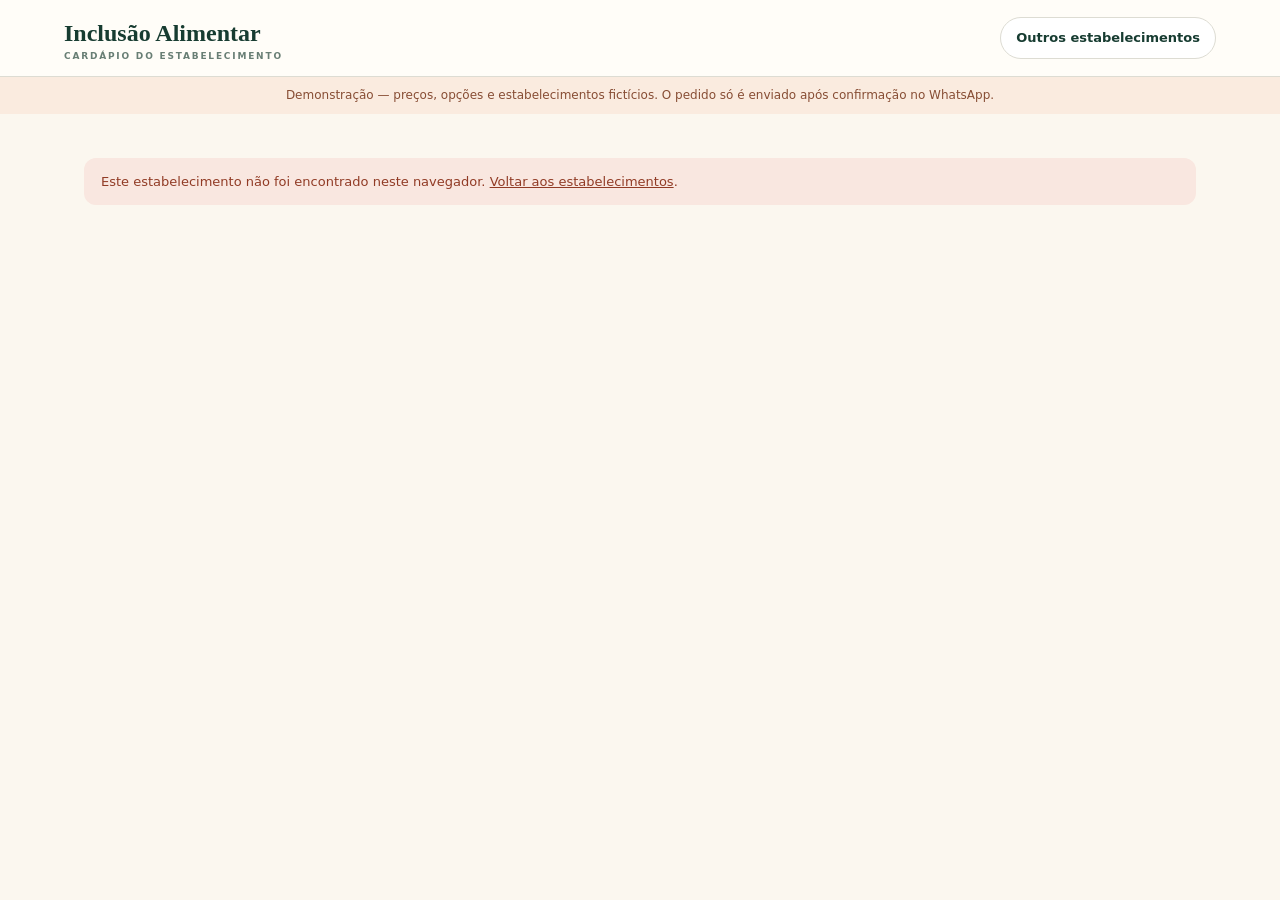
<file: cardapio/loja.html>
<!doctype html><html lang="pt-BR"><head><meta charset="utf-8"><meta name="viewport" content="width=device-width, initial-scale=1"><title>Cardápio | Inclusão Alimentar</title><link rel="stylesheet" href="styles.css?v=7"><script defer src="app.js?v=7"></script></head><body data-page="store"><header><div class="top"><a href="index.html" class="brand">Inclusão Alimentar<small>CARDÁPIO DO ESTABELECIMENTO</small></a><nav><a href="index.html">Outros estabelecimentos</a></nav></div></header><div class="banner">Demonstração — preços, opções e estabelecimentos fictícios. O pedido só é enviado após confirmação no WhatsApp.</div><main class="wrap"><div id="missing" class="notice danger hidden">Este estabelecimento não foi encontrado neste navegador. <a href="index.html">Voltar aos estabelecimentos</a>.</div><div id="store-content"><section class="hero-store"><div class="eyebrow">Cardápio exclusivo</div><h1 id="store-name"></h1><p id="store-description"></p><div id="partner-badges" class="badge-row"></div></section><div class="columns"><section><div class="section-head"><h2>Nosso cardápio</h2><span id="product-count" class="caption"></span></div><div class="panel"><strong>O que você precisa evitar?</strong><div id="filters" class="filters"></div><p class="caption">Os filtros mostram informações declaradas, não garantem segurança. Confirme sempre ingredientes completos e contato cruzado com o estabelecimento.</p></div><div id="products" class="panel" style="margin-top:15px"></div></section><aside class="panel cart"><h2>Seu pedido</h2><div id="cart-items"></div><div class="field"><label><input type="radio" name="delivery-mode" value="delivery" checked> Entrega</label> <label><input type="radio" name="delivery-mode" value="pickup"> Retirada no local</label></div><div id="delivery-box"><div class="field"><label for="neighborhood">Bairro</label><select id="neighborhood"></select></div><div class="field"><label for="address">Endereço e número</label><input id="address" placeholder="Rua, número e complemento"></div></div><div class="form-grid"><div class="field"><label for="customer">Nome</label><input id="customer" autocomplete="name"></div><div class="field"><label for="phone">Telefone</label><input id="phone" inputmode="tel"></div></div><div class="field"><label for="notes">Observações e restrições alimentares</label><textarea id="notes" placeholder="Informe sua restrição e qualquer adaptação solicitada"></textarea></div><div class="line"><span>Subtotal</span><strong id="subtotal"></strong></div><div class="line"><span>Entrega</span><strong id="fee"></strong></div><div class="line total"><span>Total</span><strong id="total"></strong></div><div class="notice">Confirme com o restaurante se suas restrições podem ser atendidas. “Sem lactose” não significa “sem leite”.</div><button id="send-order" class="btn primary" style="width:100%">Preparar pedido para WhatsApp</button><div id="order-feedback" class="result hidden" aria-live="polite"></div></aside></div></div></main><div id="custom-modal" class="modal-shade hidden" role="dialog" aria-modal="true" aria-labelledby="custom-title"><div class="modal-box"><div class="admin-top"><h2 id="custom-title">Personalizar prato</h2><button type="button" class="btn" id="custom-close">Fechar ×</button></div><p id="custom-info" class="caption"></p><div class="notice danger">Retirar um ingrediente NÃO garante que o alimento esteja livre do alérgeno. Pergunte sobre massa, fornecedores, utensílios e contato cruzado. Não são feitas substituições automáticas.</div><div id="custom-components"></div><p id="custom-allergens" class="caption"></p><div class="line total"><span>Total deste item</span><strong id="custom-total"></strong></div><button type="button" id="custom-add" class="btn primary" style="width:100%">Adicionar ao pedido</button></div></div></body></html>
</file>
<file: styles.css>
:root{
  --green:#153c30;
  --green-dark:#0f2f27;
  --cream:#faf5eb;
  --cream-2:#f5efe3;
  --cream-3:#fffaf2;
  --coral:#cf653f;
  --coral-dark:#b04f2e;
  --text:#18312c;
  --muted:#5a6b66;
  --line:#ddd4c8;
  --shadow:0 14px 35px rgba(25,20,12,.08);
}
*{box-sizing:border-box}
html{scroll-behavior:smooth;scroll-padding-top:94px}
body{margin:0;background:var(--cream);color:var(--text);font-family:Inter,system-ui,-apple-system,BlinkMacSystemFont,"Segoe UI",sans-serif}
a{color:inherit}
img{max-width:100%;display:block}
.skip-link{position:absolute;left:-999px;top:auto;width:1px;height:1px;overflow:hidden}
.skip-link:focus{left:14px;top:14px;width:auto;height:auto;background:#fff;padding:10px 14px;z-index:9999}
.shell{width:min(1280px,calc(100% - 56px));margin:0 auto}
.eyebrow{margin:0 0 12px;color:var(--coral);font-size:14px;font-weight:800;letter-spacing:3px;text-transform:uppercase}
.eyebrow-light{color:#f5d9ca}
h1,h2,h3{font-family:Georgia,"Times New Roman",serif;margin:0 0 12px;line-height:1.05;font-weight:700;color:var(--green)}
p{margin:0 0 14px;line-height:1.58}
.btn{display:inline-flex;align-items:center;gap:9px;border-radius:999px;padding:16px 26px;font-weight:700;text-decoration:none;transition:.2s ease;white-space:nowrap}
.btn:hover{transform:translateY(-1px)}
.btn-primary{background:var(--coral);color:#fff;box-shadow:var(--shadow)}
.btn-primary:hover{background:var(--coral-dark)}
.btn-dark{background:rgba(8,12,11,.65);color:#fff;border:1px solid rgba(255,255,255,.55)}
.btn-dark:hover{background:rgba(8,12,11,.78)}
.btn-outline-cream{border:1px solid rgba(255,255,255,.55);color:#fff;background:transparent}
.btn-outline-cream:hover{background:rgba(255,255,255,.08)}

.site-header{position:sticky;top:0;z-index:50;background:rgba(250,245,235,.97);backdrop-filter:blur(8px);border-bottom:1px solid #ece3d7}
.header-inner{min-height:82px;display:grid;grid-template-columns:auto 1fr auto;align-items:center;gap:28px}
.brand{display:flex;flex-direction:column;text-decoration:none;min-width:292px}
.brand-title{font-family:Georgia,"Times New Roman",serif;font-size:31px;line-height:.95;color:var(--green);font-weight:700}
.brand-subtitle{margin-top:7px;font-size:11px;letter-spacing:2.5px;color:#6e7b75;font-weight:700}
.site-menu{display:flex;justify-content:center;gap:38px}
.site-menu a{text-decoration:none;font-weight:700;font-size:16px;padding:8px 0;border-bottom:2px solid transparent}
.site-menu a:hover,.site-menu a:focus{border-color:var(--coral);color:var(--green)}
.header-right{display:flex;align-items:center;gap:18px}
.social-links{display:flex;align-items:center;gap:12px}
.social-links a{display:grid;place-items:center;color:var(--green);text-decoration:none}
.social-links svg{width:20px;height:20px;stroke:currentColor;fill:none;stroke-width:1.8}
.social-links a:nth-child(2) svg,.social-links a:nth-child(3) svg{fill:currentColor;stroke:none}
.menu-toggle{display:none;background:none;border:0;padding:8px;cursor:pointer}
.menu-toggle span{display:block;width:24px;height:2px;background:var(--green);margin:5px 0}

.hero{position:relative;background:linear-gradient(90deg,rgba(8,14,12,.92) 0%,rgba(8,14,12,.72) 31%,rgba(8,14,12,.08) 72%),url('assets/mesa-compartilhada.webp') center 45%/cover no-repeat;color:#fff}
.hero-grid{min-height:510px;display:grid;grid-template-columns:minmax(0,1fr) 260px;gap:38px;align-items:center;padding:36px 0}
.hero-copy h1{font-size:clamp(48px,5vw,78px);letter-spacing:-2.1px;color:#fff;margin-bottom:16px}
.hero-text{font-size:20px;max-width:650px;color:#f1eee7;margin-bottom:26px}
.hero-actions{display:flex;gap:14px;flex-wrap:wrap}
.hero-quote{background:#fbf3e7;color:var(--green);border-radius:0 44px 0 44px;padding:30px 24px;text-align:center;box-shadow:0 18px 30px rgba(18,17,13,.11)}
.quote-heart{color:var(--coral);font-size:28px;line-height:1;margin-bottom:12px}
.hero-quote p{font-family:Georgia,"Times New Roman",serif;font-size:18px;line-height:1.52;margin:0}
.quote-footer{display:flex;justify-content:center;align-items:center;gap:10px;color:var(--coral);margin-top:12px}
.quote-footer::before,.quote-footer::after{content:"";display:block;width:52px;height:1px;background:#d8c6b6}

.pillars{background:var(--cream-2);border-top:1px solid #ebdfd2;border-bottom:1px solid #ebdfd2}
.pillars-grid{display:grid;grid-template-columns:repeat(4,1fr)}
.pillar-item{display:flex;align-items:center;gap:18px;padding:22px 16px;border-right:1px solid #d8cec3}
.pillar-item:last-child{border-right:0}
.pillar-icon{width:72px;height:72px;border-radius:50%;display:grid;place-items:center;font-size:34px;flex-shrink:0}
.pillar-icon.green{background:#dfe8d6;color:var(--green)}
.pillar-icon.coral{background:#f5ddd2;color:var(--coral)}
.pillar-icon.peach{background:#f7e8d7;color:var(--coral)}
.pillar-item h2{font-size:18px;margin-bottom:4px}
.pillar-item p{font-size:15px;color:#485752;margin:0}

.proposals-section{padding:52px 0 32px;background:#fbf7ef}
.proposals-layout{display:grid;grid-template-columns:minmax(240px,.95fr) minmax(0,1.82fr) minmax(250px,.92fr);gap:26px;align-items:start}
.proposals-intro h2{font-size:clamp(40px,3.1vw,57px);line-height:1.02;letter-spacing:-1.6px;margin-bottom:18px}
.proposals-intro p{font-size:18px;color:var(--muted);margin-bottom:22px}
.proposal-cards{display:grid;grid-template-columns:1fr 1fr;gap:18px}
.proposal-card{background:#fff;border-radius:24px;overflow:hidden;box-shadow:var(--shadow);border:1px solid #eee4d7}
.proposal-visual{position:relative;height:190px;background-size:cover;background-position:center;padding:18px}
.visual-1{background-image:linear-gradient(0deg,rgba(16,20,17,.18),rgba(16,20,17,.18)),url('assets/card-ingredientes.webp')}
.visual-2{background-image:linear-gradient(0deg,rgba(16,20,17,.18),rgba(16,20,17,.18)),url('assets/card-opcoes.webp')}
.proposal-number{position:absolute;left:18px;bottom:18px;width:58px;height:58px;border-radius:50%;display:grid;place-items:center;color:#fff;font-family:Georgia,"Times New Roman",serif;font-size:30px}
.proposal-number.green{background:var(--green)}
.proposal-number.coral{background:var(--coral)}
.proposal-visual-text{position:absolute;right:18px;top:18px;background:rgba(255,248,240,.92);padding:12px 14px;font-weight:800;font-size:18px;line-height:1.1;color:var(--text);border-radius:4px;text-align:center;letter-spacing:.5px}
.proposal-body{padding:22px 22px 20px}
.proposal-body h3{font-size:26px;margin-bottom:10px}
.proposal-body p{font-size:17px;color:var(--muted);min-height:66px}
.status-badge{display:inline-block;background:#dfebfb;color:#3f6386;font-size:13px;font-weight:700;border-radius:9px;padding:8px 12px;margin-bottom:12px}
.proposal-meta{font-size:16px;color:#6c7672;display:flex;gap:10px;align-items:center;margin-bottom:14px;flex-wrap:wrap}
.proposal-link{font-weight:700;font-size:18px;color:var(--text);text-decoration:underline;text-underline-offset:4px}
.proposal-why{padding-top:8px}
.proposal-why h3{font-size:46px;letter-spacing:-1.2px;margin-bottom:14px}
.proposal-why p{font-size:18px;color:var(--muted);margin-bottom:22px}
.proposal-why ul{list-style:none;padding:0;margin:0;display:grid;gap:18px}
.proposal-why li{display:grid;grid-template-columns:1fr;gap:3px;padding-left:54px;position:relative}
.proposal-why li::before{content:"";position:absolute;left:0;top:2px;width:38px;height:38px;border-radius:50%;background:#f5e0d2}
.proposal-why li:nth-child(3)::before{background:#dfe8d6}
.proposal-why strong{font-size:20px;font-family:Georgia,"Times New Roman",serif;color:var(--green)}
.proposal-why span{font-size:15px;color:var(--muted)}

.restrictions-highlight{padding:26px 0 50px;background:#fbf7ef}
.restrictions-highlight-grid{background:linear-gradient(90deg,#0f3127 0%,#1f4d3f 50%,#153c30 100%);border-radius:0 0 30px 30px;padding:24px 26px 26px;display:grid;grid-template-columns:minmax(240px,.9fr) minmax(0,2fr);gap:18px;position:relative;overflow:hidden}
.restrictions-highlight-grid::after{content:"";position:absolute;right:24px;bottom:8px;width:150px;height:150px;opacity:.55;background:radial-gradient(circle at 70% 30%,rgba(220,140,105,.5),transparent 45%), radial-gradient(circle at 30% 70%,rgba(250,245,235,.08),transparent 35%)}
.restrictions-lead h2{color:#fff;font-size:42px;line-height:1.05;margin-bottom:10px}
.restrictions-lead p{color:#edf4ef;font-size:17px;max-width:410px;margin-bottom:16px}
.restriction-mini-grid{display:grid;grid-template-columns:repeat(4,1fr);gap:14px;align-items:stretch}
.mini-card{background:#fcf7ef;border-radius:20px;padding:20px 18px 18px;position:relative;z-index:1;box-shadow:var(--shadow)}
.mini-icon{width:54px;height:54px;border-radius:50%;display:grid;place-items:center;font-size:26px;margin-bottom:14px}
.mini-icon.green{background:#dfe8d6;color:var(--green)}
.mini-icon.coral{background:#f3e0d5;color:var(--coral)}
.mini-card h3{font-size:24px;margin-bottom:8px}
.mini-card p{font-size:15px;color:var(--muted);margin:0}

.details-section{padding:56px 0 76px;background:#fcfaf4}
.details-head{display:grid;grid-template-columns:1fr 1fr;gap:40px;align-items:end;margin-bottom:28px}
.details-head h2{font-size:46px;letter-spacing:-1.2px}
.details-head p{font-size:18px;color:var(--muted);max-width:580px}
.details-grid{display:grid;grid-template-columns:repeat(4,1fr);gap:18px}
.details-card{background:#fff;border:1px solid #e8dfd3;border-radius:20px;padding:24px 20px;box-shadow:0 10px 20px rgba(25,20,12,.03)}
.details-icon{width:58px;height:58px;border-radius:50%;background:#f6e4d8;color:var(--coral);display:grid;place-items:center;font-size:28px;margin-bottom:16px}
.details-card h3{font-size:26px;margin-bottom:10px}
.details-card p{font-size:16px;color:var(--muted)}
.details-card details{margin-top:10px}
.details-card summary{cursor:pointer;font-weight:800;color:var(--coral)}
.details-card details a{display:inline-block;margin-top:8px;color:var(--green);font-weight:700}
.source-note{font-size:14px;color:#707975;margin-top:18px}

.contact-section{padding:60px 0;background:var(--green-dark);color:#fff}
.contact-grid{display:grid;grid-template-columns:1fr 1fr;gap:36px;align-items:center}
.contact-grid h2{font-size:48px;color:#fff}
.contact-grid p{font-size:18px;color:#dde8e2}
.contact-panel{background:#f8f2e7;color:var(--green);padding:26px;border-radius:22px}
.contact-panel h3{font-size:30px;margin-bottom:10px}
.contact-panel ul{margin:0 0 20px;padding-left:22px;color:#4f5d59;display:grid;gap:10px}

.site-footer{padding:22px 0;background:#fbf7ef;border-top:1px solid #ebe2d6}
.footer-inner{display:flex;justify-content:space-between;align-items:center;gap:20px}
.footer-brand .brand-title{font-size:24px}
.footer-brand .brand-subtitle{font-size:10px}
.footer-links{display:flex;gap:20px;flex-wrap:wrap}
.footer-links a{text-decoration:none;color:#576762;font-weight:700}

@media (max-width: 1220px){
  .site-menu{gap:22px}
  .brand{min-width:240px}
  .proposals-layout{grid-template-columns:1fr;gap:24px}
  .proposal-why{padding-top:0}
  .restriction-mini-grid,.details-grid{grid-template-columns:repeat(2,1fr)}
}
@media (max-width: 920px){
  .header-inner{grid-template-columns:auto auto;grid-template-areas:"brand toggle" "menu menu";padding:14px 0}
  .brand{grid-area:brand}
  .menu-toggle{display:block;justify-self:end}
  .site-menu{grid-area:menu;display:none;flex-direction:column;align-items:flex-start;padding:10px 0 4px;gap:14px}
  .site-menu.open{display:flex}
  .header-right{display:none}
  .hero-grid{grid-template-columns:1fr;min-height:auto;padding:40px 0 28px}
  .hero-quote{max-width:320px}
  .pillars-grid{grid-template-columns:repeat(2,1fr)}
  .pillar-item:nth-child(2){border-right:0}
  .contact-grid,.details-head,.restriction-mini-grid{grid-template-columns:1fr}
}
@media (max-width: 700px){
  .shell{width:min(100% - 32px,1280px)}
  .brand-title{font-size:24px}
  .brand-subtitle{font-size:9px;letter-spacing:2px}
  .hero{background-position:center}
  .hero-copy h1{font-size:48px}
  .hero-text{font-size:18px}
  .hero-actions{gap:10px}
  .btn{padding:14px 18px;font-size:15px}
  .pillars-grid,.proposal-cards,.details-grid{grid-template-columns:1fr}
  .pillar-item{border-right:0;border-bottom:1px solid #d8cec3}
  .pillar-item:last-child{border-bottom:0}
  .proposal-why h3,.details-head h2,.contact-grid h2,.restrictions-lead h2{font-size:34px}
  .proposals-intro h2{font-size:38px}
  .proposal-visual{height:165px}
  .proposal-body h3,.mini-card h3,.details-card h3{font-size:22px}
  .footer-inner{flex-direction:column;align-items:flex-start}
}

/* v5: seção única, ícones SVG consistentes e conteúdo científico expansível */
.unified-restrictions{background:#123b2f;color:#fff;padding:46px 0 34px}
.unified-wrap{display:grid;grid-template-columns:minmax(220px, .8fr) minmax(0,2.7fr);gap:30px;align-items:start}
.unified-heading h2{color:#fff;font-size:clamp(30px,3vw,45px);line-height:1.07;margin:0 0 15px}
.unified-heading p:not(.eyebrow){color:#f0f4ef;font-size:16px;line-height:1.55;margin-bottom:15px}
.unified-heading .unified-small{font-size:13px!important;color:#d1e1d7!important}
.unified-cards{display:grid;grid-template-columns:repeat(4,minmax(0,1fr));gap:14px}
.unified-card{background:#fff9f1;color:#153c30;border-radius:16px;padding:22px 17px;min-width:0;box-shadow:0 8px 24px #0a251b22}
.unified-card-icon{display:grid;place-items:center;width:55px;height:55px;background:#e0e9d9;border-radius:50%;margin-bottom:14px;color:#174b38}
.unified-card:nth-child(even) .unified-card-icon{background:#f3dfd3;color:#c75a3e}
.info-icon{width:31px;height:31px;display:block}
.unified-card h3{font:700 20px/1.12 Georgia,serif;margin:0 0 10px;color:#153c30}
.unified-card>p{font-size:13px;color:#576962;line-height:1.5;min-height:70px;margin:0 0 14px}
.unified-card details{border-top:1px solid #e9dfd1;padding-top:12px}
.unified-card summary{cursor:pointer;display:flex;align-items:center;justify-content:space-between;gap:4px;color:#b94f34;font-size:13px;font-weight:800;list-style:none}
.unified-card summary::-webkit-details-marker{display:none}
.unified-card details[open] summary span{transform:rotate(180deg)}
.unified-card-detail{margin-top:13px}
.unified-card-detail p{color:#50615a;font-size:13px;line-height:1.5}
.unified-card-detail a{color:#195343;font-size:12px;font-weight:800;text-underline-offset:3px}
.unified-note{font-size:12px;color:#d9e6dd;margin:26px 0 0}
@media(max-width:1120px){.unified-wrap{grid-template-columns:1fr}.unified-cards{grid-template-columns:repeat(2,minmax(0,1fr))}.unified-card>p{min-height:0}}
@media(max-width:630px){.unified-cards{grid-template-columns:1fr}.unified-restrictions{padding:38px 0 25px}.unified-card{padding:22px}}

/* Setas do convite às propostas: lateral no desktop, abaixo no celular */
.proposal-arrow-mobile{display:none}
@media(max-width:1050px){.proposal-arrow-desktop{display:none}.proposal-arrow-mobile{display:inline}}
.proposal-link:hover,.proposal-link:focus-visible{color:var(--coral-dark)}


/* Seção discreta da iniciativa parceira — adicionada sem alterar o conteúdo editorial existente. */
.partner-initiative{padding:58px 0;background:#f2eadc;border-top:1px solid #e3d8c8;border-bottom:1px solid #e3d8c8}
.partner-initiative-inner{display:grid;grid-template-columns:76px minmax(0,760px);gap:26px;align-items:start;justify-content:center}
.partner-mark{width:68px;height:68px;border-radius:50%;display:grid;place-items:center;background:#153c30;color:#f8f1e5;font-family:Georgia,serif;font-size:42px}
.partner-copy h2{font-size:clamp(28px,3vw,40px);margin:0 0 14px}
.partner-copy>p:not(.eyebrow){max-width:760px;color:#43534b}
.partner-note{font-size:13px;color:#69756d!important;border-left:3px solid #cf653f;padding-left:13px;margin:18px 0}
.partner-status{display:block;color:#637067;font-size:13px;margin-top:14px;line-height:1.5}
.partner-platform-link{display:inline-flex;align-items:center;gap:10px;margin-top:8px;padding:13px 19px;border-radius:999px;background:#153c30;color:#fffaf2;text-decoration:none;font-weight:800;transition:transform .18s ease,background .18s ease}
.partner-platform-link:hover,.partner-platform-link:focus-visible{background:#0f2f27;transform:translateY(-1px);outline-offset:3px}
.partner-platform-link span{font-size:18px;line-height:1}
#partner-platform-link[hidden]{display:none}
@media(max-width:640px){.partner-initiative-inner{grid-template-columns:1fr;gap:16px}.partner-mark{width:54px;height:54px;font-size:34px}}

/* Ajuste aprovado: propostas mais objetivas e faixa de diretrizes do Cardápio Inclusivo. */
.site-menu a[href="#cardapio-inclusivo"]{white-space:nowrap}
.proposals-section{padding:48px 0 34px}
.proposals-layout{grid-template-columns:minmax(220px,.92fr) minmax(0,2fr) minmax(230px,.9fr);gap:22px;align-items:center}
.proposals-intro h2{font-size:clamp(36px,2.8vw,50px);line-height:1.03}
.proposals-intro>p:not(.eyebrow){font-size:16px;line-height:1.55}
.proposal-cards{gap:16px;align-items:stretch}
.proposal-card{display:flex;flex-direction:column;border-radius:22px}
.proposal-visual{height:165px;padding:0;background-size:cover;background-position:center}
.visual-1{background-image:url('assets/card-ingredientes-app.webp')}
.visual-2{background-image:url('assets/card-opcoes-inclusivas.webp')}
.proposal-body{padding:16px 18px 18px;display:flex;flex-direction:column;flex:1}
.proposal-id{display:inline-flex;align-self:flex-start;background:#e8edcf;color:#173d30;border-radius:30px;padding:6px 12px;font-size:13px;font-weight:800;margin-bottom:8px}
.proposal-body h3{font-size:clamp(21px,1.8vw,27px);line-height:1.1;margin:0 0 8px}
.proposal-body p{font-size:15px;line-height:1.45;min-height:68px;margin:0 0 16px;color:#4f5d59}
.proposal-support{margin-top:auto;display:flex;align-items:center;justify-content:center;gap:12px;min-height:48px;padding:10px 18px;border-radius:999px;background:#d45f35;color:#fff;text-decoration:none;font-weight:800;font-size:18px;box-shadow:0 5px 12px #b74f3022}
.proposal-support:hover,.proposal-support:focus-visible{background:#b94e2d;transform:translateY(-1px)}
.proposal-support b{font-size:22px;font-weight:500;margin-left:auto}
.proposal-support span{margin-right:auto}
.proposal-why h3{font-size:clamp(32px,2.7vw,43px);line-height:1.04}
.proposal-why p{font-size:16px;line-height:1.55}
.proposal-why ul{gap:13px}
.cardapio-guidance{padding:10px 0 42px;background:#fbf7ef}
.cardapio-guidance-inner{display:grid;grid-template-columns:70px auto minmax(260px,1fr) auto;gap:22px;align-items:center;background:#eff0dc;border-radius:28px;padding:20px 28px}
.cardapio-symbol{width:58px;height:58px;display:grid;place-items:center;border:3px solid #174331;border-radius:12px;color:#174331;font-size:38px;line-height:1}
.cardapio-guidance h2{font-size:clamp(26px,2.4vw,38px);margin:0;white-space:nowrap}
.cardapio-guidance p{font-size:16px;line-height:1.5;margin:0;color:#35443d}
.cardapio-guidance-link{display:inline-flex;align-items:center;gap:12px;border:2px solid #174331;border-radius:999px;padding:12px 20px;color:#174331;text-decoration:none;font-weight:800;white-space:nowrap}
.cardapio-guidance-link:hover,.cardapio-guidance-link:focus-visible{background:#174331;color:#fff}
@media(max-width:1220px){.proposals-layout{grid-template-columns:1fr;gap:24px}.proposal-why{padding-top:0}.proposal-why ul{grid-template-columns:repeat(3,1fr)}}
@media(max-width:760px){.proposal-cards{grid-template-columns:1fr}.proposal-visual{height:190px}.proposal-body p{min-height:0}.proposal-why ul{grid-template-columns:1fr}.cardapio-guidance-inner{grid-template-columns:54px 1fr;gap:12px 16px;padding:20px}.cardapio-symbol{width:48px;height:48px;font-size:30px}.cardapio-guidance h2{white-space:normal;font-size:27px}.cardapio-guidance p,.cardapio-guidance-link{grid-column:1/-1}.cardapio-guidance-link{justify-content:center}}


/* Refinos solicitados: cabeçalho em uma linha e iconografia SVG consistente. */
@media (min-width: 1101px) {
  .header-inner {
    display: flex;
    flex-wrap: nowrap;
    gap: clamp(14px, 1.5vw, 24px);
    min-height: 82px;
  }
  .brand {
    flex: 0 0 270px;
    min-width: 0;
  }
  .brand-title { white-space: nowrap; font-size: clamp(25px, 2vw, 31px); }
  .brand-subtitle { white-space: nowrap; letter-spacing: 2px; font-size: 10px; }
  .site-menu {
    flex: 1 1 auto;
    min-width: 0;
    justify-content: space-between;
    gap: clamp(10px, 1.2vw, 20px);
  }
  .site-menu a {
    white-space: nowrap;
    font-size: clamp(13px, 1vw, 15px);
  }
  .header-right { flex: 0 0 auto; gap: 14px; }
  .social-links { gap: 9px; }
  .header-cta { white-space: nowrap; padding-left: 20px; padding-right: 20px; }
}
@media (max-width: 1100px) {
  .header-inner { display: flex; justify-content: space-between; flex-wrap: wrap; }
  .brand { min-width: 0; }
  .brand-title { white-space: nowrap; }
  .menu-toggle { display: block; margin-left: auto; }
  .site-menu {
    display: none;
    order: 4;
    flex: 0 0 100%;
    width: 100%;
    padding: 10px 0 16px;
    flex-direction: column;
    align-items: flex-start;
    gap: 8px;
  }
  .site-menu.is-open { display: flex; }
  .header-right { margin-left: 0; }
}
.pillar-icon svg { width: 31px; height: 31px; display: block; }
.cardapio-symbol svg { width: 39px; height: 39px; display: block; }
.summary-chevron {
  width: 9px;
  height: 9px;
  border-right: 1.8px solid currentColor;
  border-bottom: 1.8px solid currentColor;
  transform: rotate(45deg) translateY(-2px);
  transition: transform .18s ease;
  margin-right: 3px;
}
.unified-card details[open] .summary-chevron {
  transform: rotate(225deg) translate(-1px, -1px);
}


/* V3: cabeçalho alinhado sem sobreposição e ícones vetoriais coerentes. */
@media (min-width: 1101px) {
  .header-inner {
    display: grid !important;
    grid-template-columns: minmax(285px, 0.9fr) minmax(0, 2.4fr) auto !important;
    align-items: center;
    gap: clamp(12px, 1.25vw, 22px);
    min-height: 82px;
    padding-top: 0;
    padding-bottom: 0;
  }
  .brand {
    min-width: 0 !important;
    width: 100%;
  }
  .brand-title {
    font-size: clamp(25px, 1.75vw, 30px) !important;
    white-space: nowrap;
    letter-spacing: -0.5px;
  }
  .brand-subtitle {
    font-size: 9px;
    letter-spacing: 1.8px;
    white-space: nowrap;
  }
  .site-menu {
    display: flex !important;
    min-width: 0;
    justify-content: space-between !important;
    align-items: center;
    gap: clamp(8px, .9vw, 16px) !important;
  }
  .site-menu a {
    white-space: nowrap !important;
    font-size: clamp(12px, .88vw, 14px) !important;
    letter-spacing: -0.15px;
  }
  .header-right {
    gap: clamp(8px, .8vw, 14px) !important;
    white-space: nowrap;
  }
  .social-links { gap: 8px !important; }
  .header-cta {
    padding: 13px 16px !important;
    white-space: nowrap;
    font-size: 13px;
  }
}
.pillar-icon svg,
.unified-card-icon svg,
.cardapio-symbol svg {
  width: 30px;
  height: 30px;
  display: block;
}
.unified-card-icon svg { width: 29px; height: 29px; }
.cardapio-symbol svg { width: 37px; height: 37px; }
.pillar-icon,
.unified-card-icon {
  flex-shrink: 0;
}


/* V4 — correção definitiva do alinhamento do cabeçalho e pictogramas das restrições. */
@media (min-width: 1101px) {
  .site-header .header-inner {
    display: grid !important;
    grid-template-columns: 320px minmax(0, 1fr) max-content !important;
    column-gap: 18px !important;
    align-items: center !important;
    min-height: 82px !important;
  }
  .site-header .brand {
    display: flex !important;
    width: 100% !important;
    min-width: 0 !important;
    max-width: 320px !important;
    margin: 0 !important;
  }
  .site-header .brand-title {
    display: block !important;
    white-space: nowrap !important;
    font-size: 29px !important;
    line-height: 1 !important;
    letter-spacing: -0.7px !important;
  }
  .site-header .brand-subtitle {
    white-space: nowrap !important;
    font-size: 9px !important;
    letter-spacing: 1.65px !important;
  }
  .site-header .menu-toggle { display: none !important; }
  .site-header nav.site-menu {
    display: flex !important;
    grid-column: 2 !important;
    grid-row: 1 !important;
    min-width: 0 !important;
    width: 100% !important;
    margin: 0 !important;
    padding: 0 !important;
    justify-content: space-between !important;
    align-items: center !important;
    gap: 12px !important;
  }
  .site-header nav.site-menu a {
    display: inline-block !important;
    white-space: nowrap !important;
    font-size: 13px !important;
    line-height: 1.2 !important;
    padding: 8px 0 !important;
  }
  .site-header .header-right {
    grid-column: 3 !important;
    grid-row: 1 !important;
    display: flex !important;
    align-items: center !important;
    gap: 12px !important;
    margin: 0 !important;
    white-space: nowrap !important;
  }
  .site-header .social-links { gap: 8px !important; }
  .site-header .social-links svg { width: 17px !important; height: 17px !important; }
  .site-header .header-cta {
    padding: 12px 15px !important;
    font-size: 13px !important;
    white-space: nowrap !important;
  }
}
.unified-card-icon {
  width: 55px !important;
  height: 55px !important;
  display: grid !important;
  place-items: center !important;
}
.unified-card-icon .info-icon {
  width: 30px !important;
  height: 30px !important;
  display: block !important;
}

/* Ícones Lucide oficiais: escala e alinhamento uniformes nos cards de restrições. */
.unified-card-icon .lucide {
  width: 30px;
  height: 30px;
  display: block;
  flex: 0 0 30px;
  stroke-width: 2;
}


/* Cardápio Inclusivo: apresentação e exemplo interativo integrados */
.ia-cardapio-integrado{
  --green:#153c30;
  --green-dark:#0f2f27;
  --cream:#faf5eb;
  --cream-2:#f5efe3;
  --cream-3:#fffaf2;
  --coral:#cf653f;
  --coral-dark:#b04f2e;
  --text:#18312c;
  --muted:#5a6b66;
  --line:#ddd4c8;
  --shadow:0 14px 35px rgba(25,20,12,.08);
}
.ia-cardapio-integrado *{box-sizing:border-box}
.ia-cardapio-integrado{scroll-behavior:smooth;scroll-padding-top:94px}
.ia-cardapio-integrado{margin:0;background:var(--cream);color:var(--text);font-family:Inter,system-ui,-apple-system,BlinkMacSystemFont,"Segoe UI",sans-serif}
.ia-cardapio-integrado a{color:inherit}
.ia-cardapio-integrado img{max-width:100%;display:block}
.ia-cardapio-integrado .skip-link{position:absolute;left:-999px;top:auto;width:1px;height:1px;overflow:hidden}
.ia-cardapio-integrado .skip-link:focus{left:14px;top:14px;width:auto;height:auto;background:#fff;padding:10px 14px;z-index:9999}
.ia-cardapio-integrado .shell{width:min(1280px,calc(100% - 56px));margin:0 auto}
.ia-cardapio-integrado .eyebrow{margin:0 0 12px;color:var(--coral);font-size:14px;font-weight:800;letter-spacing:3px;text-transform:uppercase}
.ia-cardapio-integrado .eyebrow-light{color:#f5d9ca}
.ia-cardapio-integrado h1, .ia-cardapio-integrado h2, .ia-cardapio-integrado h3{font-family:Georgia,"Times New Roman",serif;margin:0 0 12px;line-height:1.05;font-weight:700;color:var(--green)}
.ia-cardapio-integrado p{margin:0 0 14px;line-height:1.58}
.ia-cardapio-integrado .btn{display:inline-flex;align-items:center;gap:9px;border-radius:999px;padding:16px 26px;font-weight:700;text-decoration:none;transition:.2s ease;white-space:nowrap}
.ia-cardapio-integrado .btn:hover{transform:translateY(-1px)}
.ia-cardapio-integrado .btn-primary{background:var(--coral);color:#fff;box-shadow:var(--shadow)}
.ia-cardapio-integrado .btn-primary:hover{background:var(--coral-dark)}
.ia-cardapio-integrado .btn-dark{background:rgba(8,12,11,.65);color:#fff;border:1px solid rgba(255,255,255,.55)}
.ia-cardapio-integrado .btn-dark:hover{background:rgba(8,12,11,.78)}
.ia-cardapio-integrado .btn-outline-cream{border:1px solid rgba(255,255,255,.55);color:#fff;background:transparent}
.ia-cardapio-integrado .btn-outline-cream:hover{background:rgba(255,255,255,.08)}
.ia-cardapio-integrado .site-header{position:sticky;top:0;z-index:50;background:rgba(250,245,235,.97);backdrop-filter:blur(8px);border-bottom:1px solid #ece3d7}
.ia-cardapio-integrado .header-inner{min-height:82px;display:grid;grid-template-columns:auto 1fr auto;align-items:center;gap:28px}
.ia-cardapio-integrado .brand{display:flex;flex-direction:column;text-decoration:none;min-width:292px}
.ia-cardapio-integrado .brand-title{font-family:Georgia,"Times New Roman",serif;font-size:31px;line-height:.95;color:var(--green);font-weight:700}
.ia-cardapio-integrado .brand-subtitle{margin-top:7px;font-size:11px;letter-spacing:2.5px;color:#6e7b75;font-weight:700}
.ia-cardapio-integrado .site-menu{display:flex;justify-content:center;gap:38px}
.ia-cardapio-integrado .site-menu a{text-decoration:none;font-weight:700;font-size:16px;padding:8px 0;border-bottom:2px solid transparent}
.ia-cardapio-integrado .site-menu a:hover, .ia-cardapio-integrado .site-menu a:focus{border-color:var(--coral);color:var(--green)}
.ia-cardapio-integrado .header-right{display:flex;align-items:center;gap:18px}
.ia-cardapio-integrado .social-links{display:flex;align-items:center;gap:12px}
.ia-cardapio-integrado .social-links a{display:grid;place-items:center;color:var(--green);text-decoration:none}
.ia-cardapio-integrado .social-links svg{width:20px;height:20px;stroke:currentColor;fill:none;stroke-width:1.8}
.ia-cardapio-integrado .social-links a:nth-child(2) svg, .ia-cardapio-integrado .social-links a:nth-child(3) svg{fill:currentColor;stroke:none}
.ia-cardapio-integrado .menu-toggle{display:none;background:none;border:0;padding:8px;cursor:pointer}
.ia-cardapio-integrado .menu-toggle span{display:block;width:24px;height:2px;background:var(--green);margin:5px 0}
.ia-cardapio-integrado .hero{position:relative;background:linear-gradient(90deg,rgba(8,14,12,.92) 0%,rgba(8,14,12,.72) 31%,rgba(8,14,12,.08) 72%),url("assets/mesa-compartilhada.webp") center 45%/cover no-repeat;color:#fff}
.ia-cardapio-integrado .hero-grid{min-height:510px;display:grid;grid-template-columns:minmax(0,1fr) 260px;gap:38px;align-items:center;padding:36px 0}
.ia-cardapio-integrado .hero-copy h1{font-size:clamp(48px,5vw,78px);letter-spacing:-2.1px;color:#fff;margin-bottom:16px}
.ia-cardapio-integrado .hero-text{font-size:20px;max-width:650px;color:#f1eee7;margin-bottom:26px}
.ia-cardapio-integrado .hero-actions{display:flex;gap:14px;flex-wrap:wrap}
.ia-cardapio-integrado .hero-quote{background:#fbf3e7;color:var(--green);border-radius:0 44px 0 44px;padding:30px 24px;text-align:center;box-shadow:0 18px 30px rgba(18,17,13,.11)}
.ia-cardapio-integrado .quote-heart{color:var(--coral);font-size:28px;line-height:1;margin-bottom:12px}
.ia-cardapio-integrado .hero-quote p{font-family:Georgia,"Times New Roman",serif;font-size:18px;line-height:1.52;margin:0}
.ia-cardapio-integrado .quote-footer{display:flex;justify-content:center;align-items:center;gap:10px;color:var(--coral);margin-top:12px}
.ia-cardapio-integrado .quote-footer::before, .ia-cardapio-integrado .quote-footer::after{content:"";display:block;width:52px;height:1px;background:#d8c6b6}
.ia-cardapio-integrado .pillars{background:var(--cream-2);border-top:1px solid #ebdfd2;border-bottom:1px solid #ebdfd2}
.ia-cardapio-integrado .pillars-grid{display:grid;grid-template-columns:repeat(4,1fr)}
.ia-cardapio-integrado .pillar-item{display:flex;align-items:center;gap:18px;padding:22px 16px;border-right:1px solid #d8cec3}
.ia-cardapio-integrado .pillar-item:last-child{border-right:0}
.ia-cardapio-integrado .pillar-icon{width:72px;height:72px;border-radius:50%;display:grid;place-items:center;font-size:34px;flex-shrink:0}
.ia-cardapio-integrado .pillar-icon.green{background:#dfe8d6;color:var(--green)}
.ia-cardapio-integrado .pillar-icon.coral{background:#f5ddd2;color:var(--coral)}
.ia-cardapio-integrado .pillar-icon.peach{background:#f7e8d7;color:var(--coral)}
.ia-cardapio-integrado .pillar-item h2{font-size:18px;margin-bottom:4px}
.ia-cardapio-integrado .pillar-item p{font-size:15px;color:#485752;margin:0}
.ia-cardapio-integrado .proposals-section{padding:52px 0 32px;background:#fbf7ef}
.ia-cardapio-integrado .proposals-layout{display:grid;grid-template-columns:minmax(240px,.95fr) minmax(0,1.82fr) minmax(250px,.92fr);gap:26px;align-items:start}
.ia-cardapio-integrado .proposals-intro h2{font-size:clamp(40px,3.1vw,57px);line-height:1.02;letter-spacing:-1.6px;margin-bottom:18px}
.ia-cardapio-integrado .proposals-intro p{font-size:18px;color:var(--muted);margin-bottom:22px}
.ia-cardapio-integrado .proposal-cards{display:grid;grid-template-columns:1fr 1fr;gap:18px}
.ia-cardapio-integrado .proposal-card{background:#fff;border-radius:24px;overflow:hidden;box-shadow:var(--shadow);border:1px solid #eee4d7}
.ia-cardapio-integrado .proposal-visual{position:relative;height:190px;background-size:cover;background-position:center;padding:18px}
.ia-cardapio-integrado .visual-1{background-image:linear-gradient(0deg,rgba(16,20,17,.18),rgba(16,20,17,.18)),url("assets/card-ingredientes.webp")}
.ia-cardapio-integrado .visual-2{background-image:linear-gradient(0deg,rgba(16,20,17,.18),rgba(16,20,17,.18)),url("assets/card-opcoes.webp")}
.ia-cardapio-integrado .proposal-number{position:absolute;left:18px;bottom:18px;width:58px;height:58px;border-radius:50%;display:grid;place-items:center;color:#fff;font-family:Georgia,"Times New Roman",serif;font-size:30px}
.ia-cardapio-integrado .proposal-number.green{background:var(--green)}
.ia-cardapio-integrado .proposal-number.coral{background:var(--coral)}
.ia-cardapio-integrado .proposal-visual-text{position:absolute;right:18px;top:18px;background:rgba(255,248,240,.92);padding:12px 14px;font-weight:800;font-size:18px;line-height:1.1;color:var(--text);border-radius:4px;text-align:center;letter-spacing:.5px}
.ia-cardapio-integrado .proposal-body{padding:22px 22px 20px}
.ia-cardapio-integrado .proposal-body h3{font-size:26px;margin-bottom:10px}
.ia-cardapio-integrado .proposal-body p{font-size:17px;color:var(--muted);min-height:66px}
.ia-cardapio-integrado .status-badge{display:inline-block;background:#dfebfb;color:#3f6386;font-size:13px;font-weight:700;border-radius:9px;padding:8px 12px;margin-bottom:12px}
.ia-cardapio-integrado .proposal-meta{font-size:16px;color:#6c7672;display:flex;gap:10px;align-items:center;margin-bottom:14px;flex-wrap:wrap}
.ia-cardapio-integrado .proposal-link{font-weight:700;font-size:18px;color:var(--text);text-decoration:underline;text-underline-offset:4px}
.ia-cardapio-integrado .proposal-why{padding-top:8px}
.ia-cardapio-integrado .proposal-why h3{font-size:46px;letter-spacing:-1.2px;margin-bottom:14px}
.ia-cardapio-integrado .proposal-why p{font-size:18px;color:var(--muted);margin-bottom:22px}
.ia-cardapio-integrado .proposal-why ul{list-style:none;padding:0;margin:0;display:grid;gap:18px}
.ia-cardapio-integrado .proposal-why li{display:grid;grid-template-columns:1fr;gap:3px;padding-left:54px;position:relative}
.ia-cardapio-integrado .proposal-why li::before{content:"";position:absolute;left:0;top:2px;width:38px;height:38px;border-radius:50%;background:#f5e0d2}
.ia-cardapio-integrado .proposal-why li:nth-child(3)::before{background:#dfe8d6}
.ia-cardapio-integrado .proposal-why strong{font-size:20px;font-family:Georgia,"Times New Roman",serif;color:var(--green)}
.ia-cardapio-integrado .proposal-why span{font-size:15px;color:var(--muted)}
.ia-cardapio-integrado .restrictions-highlight{padding:26px 0 50px;background:#fbf7ef}
.ia-cardapio-integrado .restrictions-highlight-grid{background:linear-gradient(90deg,#0f3127 0%,#1f4d3f 50%,#153c30 100%);border-radius:0 0 30px 30px;padding:24px 26px 26px;display:grid;grid-template-columns:minmax(240px,.9fr) minmax(0,2fr);gap:18px;position:relative;overflow:hidden}
.ia-cardapio-integrado .restrictions-highlight-grid::after{content:"";position:absolute;right:24px;bottom:8px;width:150px;height:150px;opacity:.55;background:radial-gradient(circle at 70% 30%,rgba(220,140,105,.5),transparent 45%), radial-gradient(circle at 30% 70%,rgba(250,245,235,.08),transparent 35%)}
.ia-cardapio-integrado .restrictions-lead h2{color:#fff;font-size:42px;line-height:1.05;margin-bottom:10px}
.ia-cardapio-integrado .restrictions-lead p{color:#edf4ef;font-size:17px;max-width:410px;margin-bottom:16px}
.ia-cardapio-integrado .restriction-mini-grid{display:grid;grid-template-columns:repeat(4,1fr);gap:14px;align-items:stretch}
.ia-cardapio-integrado .mini-card{background:#fcf7ef;border-radius:20px;padding:20px 18px 18px;position:relative;z-index:1;box-shadow:var(--shadow)}
.ia-cardapio-integrado .mini-icon{width:54px;height:54px;border-radius:50%;display:grid;place-items:center;font-size:26px;margin-bottom:14px}
.ia-cardapio-integrado .mini-icon.green{background:#dfe8d6;color:var(--green)}
.ia-cardapio-integrado .mini-icon.coral{background:#f3e0d5;color:var(--coral)}
.ia-cardapio-integrado .mini-card h3{font-size:24px;margin-bottom:8px}
.ia-cardapio-integrado .mini-card p{font-size:15px;color:var(--muted);margin:0}
.ia-cardapio-integrado .details-section{padding:56px 0 76px;background:#fcfaf4}
.ia-cardapio-integrado .details-head{display:grid;grid-template-columns:1fr 1fr;gap:40px;align-items:end;margin-bottom:28px}
.ia-cardapio-integrado .details-head h2{font-size:46px;letter-spacing:-1.2px}
.ia-cardapio-integrado .details-head p{font-size:18px;color:var(--muted);max-width:580px}
.ia-cardapio-integrado .details-grid{display:grid;grid-template-columns:repeat(4,1fr);gap:18px}
.ia-cardapio-integrado .details-card{background:#fff;border:1px solid #e8dfd3;border-radius:20px;padding:24px 20px;box-shadow:0 10px 20px rgba(25,20,12,.03)}
.ia-cardapio-integrado .details-icon{width:58px;height:58px;border-radius:50%;background:#f6e4d8;color:var(--coral);display:grid;place-items:center;font-size:28px;margin-bottom:16px}
.ia-cardapio-integrado .details-card h3{font-size:26px;margin-bottom:10px}
.ia-cardapio-integrado .details-card p{font-size:16px;color:var(--muted)}
.ia-cardapio-integrado .details-card details{margin-top:10px}
.ia-cardapio-integrado .details-card summary{cursor:pointer;font-weight:800;color:var(--coral)}
.ia-cardapio-integrado .details-card details a{display:inline-block;margin-top:8px;color:var(--green);font-weight:700}
.ia-cardapio-integrado .source-note{font-size:14px;color:#707975;margin-top:18px}
.ia-cardapio-integrado .contact-section{padding:60px 0;background:var(--green-dark);color:#fff}
.ia-cardapio-integrado .contact-grid{display:grid;grid-template-columns:1fr 1fr;gap:36px;align-items:center}
.ia-cardapio-integrado .contact-grid h2{font-size:48px;color:#fff}
.ia-cardapio-integrado .contact-grid p{font-size:18px;color:#dde8e2}
.ia-cardapio-integrado .contact-panel{background:#f8f2e7;color:var(--green);padding:26px;border-radius:22px}
.ia-cardapio-integrado .contact-panel h3{font-size:30px;margin-bottom:10px}
.ia-cardapio-integrado .contact-panel ul{margin:0 0 20px;padding-left:22px;color:#4f5d59;display:grid;gap:10px}
.ia-cardapio-integrado .site-footer{padding:22px 0;background:#fbf7ef;border-top:1px solid #ebe2d6}
.ia-cardapio-integrado .footer-inner{display:flex;justify-content:space-between;align-items:center;gap:20px}
.ia-cardapio-integrado .footer-brand .brand-title{font-size:24px}
.ia-cardapio-integrado .footer-brand .brand-subtitle{font-size:10px}
.ia-cardapio-integrado .footer-links{display:flex;gap:20px;flex-wrap:wrap}
.ia-cardapio-integrado .footer-links a{text-decoration:none;color:#576762;font-weight:700}
@media (max-width: 1220px){.ia-cardapio-integrado .site-menu{gap:22px}
.ia-cardapio-integrado .brand{min-width:240px}
.ia-cardapio-integrado .proposals-layout{grid-template-columns:1fr;gap:24px}
.ia-cardapio-integrado .proposal-why{padding-top:0}
.ia-cardapio-integrado .restriction-mini-grid, .ia-cardapio-integrado .details-grid{grid-template-columns:repeat(2,1fr)}}
@media (max-width: 920px){.ia-cardapio-integrado .header-inner{grid-template-columns:auto auto;grid-template-areas:"brand toggle" "menu menu";padding:14px 0}
.ia-cardapio-integrado .brand{grid-area:brand}
.ia-cardapio-integrado .menu-toggle{display:block;justify-self:end}
.ia-cardapio-integrado .site-menu{grid-area:menu;display:none;flex-direction:column;align-items:flex-start;padding:10px 0 4px;gap:14px}
.ia-cardapio-integrado .site-menu.open{display:flex}
.ia-cardapio-integrado .header-right{display:none}
.ia-cardapio-integrado .hero-grid{grid-template-columns:1fr;min-height:auto;padding:40px 0 28px}
.ia-cardapio-integrado .hero-quote{max-width:320px}
.ia-cardapio-integrado .pillars-grid{grid-template-columns:repeat(2,1fr)}
.ia-cardapio-integrado .pillar-item:nth-child(2){border-right:0}
.ia-cardapio-integrado .contact-grid, .ia-cardapio-integrado .details-head, .ia-cardapio-integrado .restriction-mini-grid{grid-template-columns:1fr}}
@media (max-width: 700px){.ia-cardapio-integrado .shell{width:min(100% - 32px,1280px)}
.ia-cardapio-integrado .brand-title{font-size:24px}
.ia-cardapio-integrado .brand-subtitle{font-size:9px;letter-spacing:2px}
.ia-cardapio-integrado .hero{background-position:center}
.ia-cardapio-integrado .hero-copy h1{font-size:48px}
.ia-cardapio-integrado .hero-text{font-size:18px}
.ia-cardapio-integrado .hero-actions{gap:10px}
.ia-cardapio-integrado .btn{padding:14px 18px;font-size:15px}
.ia-cardapio-integrado .pillars-grid, .ia-cardapio-integrado .proposal-cards, .ia-cardapio-integrado .details-grid{grid-template-columns:1fr}
.ia-cardapio-integrado .pillar-item{border-right:0;border-bottom:1px solid #d8cec3}
.ia-cardapio-integrado .pillar-item:last-child{border-bottom:0}
.ia-cardapio-integrado .proposal-why h3, .ia-cardapio-integrado .details-head h2, .ia-cardapio-integrado .contact-grid h2, .ia-cardapio-integrado .restrictions-lead h2{font-size:34px}
.ia-cardapio-integrado .proposals-intro h2{font-size:38px}
.ia-cardapio-integrado .proposal-visual{height:165px}
.ia-cardapio-integrado .proposal-body h3, .ia-cardapio-integrado .mini-card h3, .ia-cardapio-integrado .details-card h3{font-size:22px}
.ia-cardapio-integrado .footer-inner{flex-direction:column;align-items:flex-start}}
.ia-cardapio-integrado .unified-restrictions{background:#123b2f;color:#fff;padding:46px 0 34px}
.ia-cardapio-integrado .unified-wrap{display:grid;grid-template-columns:minmax(220px, .8fr) minmax(0,2.7fr);gap:30px;align-items:start}
.ia-cardapio-integrado .unified-heading h2{color:#fff;font-size:clamp(30px,3vw,45px);line-height:1.07;margin:0 0 15px}
.ia-cardapio-integrado .unified-heading p:not(.eyebrow){color:#f0f4ef;font-size:16px;line-height:1.55;margin-bottom:15px}
.ia-cardapio-integrado .unified-heading .unified-small{font-size:13px!important;color:#d1e1d7!important}
.ia-cardapio-integrado .unified-cards{display:grid;grid-template-columns:repeat(4,minmax(0,1fr));gap:14px}
.ia-cardapio-integrado .unified-card{background:#fff9f1;color:#153c30;border-radius:16px;padding:22px 17px;min-width:0;box-shadow:0 8px 24px #0a251b22}
.ia-cardapio-integrado .unified-card-icon{display:grid;place-items:center;width:55px;height:55px;background:#e0e9d9;border-radius:50%;margin-bottom:14px;color:#174b38}
.ia-cardapio-integrado .unified-card:nth-child(even) .unified-card-icon{background:#f3dfd3;color:#c75a3e}
.ia-cardapio-integrado .info-icon{width:31px;height:31px;display:block}
.ia-cardapio-integrado .unified-card h3{font:700 20px/1.12 Georgia,serif;margin:0 0 10px;color:#153c30}
.ia-cardapio-integrado .unified-card>p{font-size:13px;color:#576962;line-height:1.5;min-height:70px;margin:0 0 14px}
.ia-cardapio-integrado .unified-card details{border-top:1px solid #e9dfd1;padding-top:12px}
.ia-cardapio-integrado .unified-card summary{cursor:pointer;display:flex;align-items:center;justify-content:space-between;gap:4px;color:#b94f34;font-size:13px;font-weight:800;list-style:none}
.ia-cardapio-integrado .unified-card summary::-webkit-details-marker{display:none}
.ia-cardapio-integrado .unified-card details[open] summary span{transform:rotate(180deg)}
.ia-cardapio-integrado .unified-card-detail{margin-top:13px}
.ia-cardapio-integrado .unified-card-detail p{color:#50615a;font-size:13px;line-height:1.5}
.ia-cardapio-integrado .unified-card-detail a{color:#195343;font-size:12px;font-weight:800;text-underline-offset:3px}
.ia-cardapio-integrado .unified-note{font-size:12px;color:#d9e6dd;margin:26px 0 0}
@media(max-width:1120px){.ia-cardapio-integrado .unified-wrap{grid-template-columns:1fr}
.ia-cardapio-integrado .unified-cards{grid-template-columns:repeat(2,minmax(0,1fr))}
.ia-cardapio-integrado .unified-card>p{min-height:0}}
@media(max-width:630px){.ia-cardapio-integrado .unified-cards{grid-template-columns:1fr}
.ia-cardapio-integrado .unified-restrictions{padding:38px 0 25px}
.ia-cardapio-integrado .unified-card{padding:22px}}
.ia-cardapio-integrado .proposal-arrow-mobile{display:none}
@media(max-width:1050px){.ia-cardapio-integrado .proposal-arrow-desktop{display:none}
.ia-cardapio-integrado .proposal-arrow-mobile{display:inline}}
.ia-cardapio-integrado .proposal-link:hover, .ia-cardapio-integrado .proposal-link:focus-visible{color:var(--coral-dark)}
@media (min-width:1181px){.ia-cardapio-integrado .site-header .header-inner.shell{width:min(1510px,calc(100% - 48px));grid-template-columns:auto minmax(0,1fr) auto;gap:16px;min-height:84px}
.ia-cardapio-integrado .site-header .brand{min-width:0;flex-shrink:0}
.ia-cardapio-integrado .site-header .brand-title{font-size:clamp(23px,2vw,31px);white-space:nowrap}
.ia-cardapio-integrado .site-header .brand-subtitle{font-size:clamp(8px,.7vw,11px);letter-spacing:clamp(1px,.13vw,2.5px);white-space:nowrap}
.ia-cardapio-integrado .site-header .site-menu{display:flex;justify-content:center;align-items:center;gap:clamp(10px,1.25vw,22px);flex-wrap:nowrap;min-width:0}
.ia-cardapio-integrado .site-header .site-menu a{white-space:nowrap;flex-shrink:0;font-size:clamp(12px,1.03vw,15px);letter-spacing:-.15px}
.ia-cardapio-integrado .site-header .header-right{gap:clamp(7px,.9vw,14px);flex-shrink:0}
.ia-cardapio-integrado .site-header .social-links{gap:clamp(6px,.65vw,12px)}
.ia-cardapio-integrado .site-header .social-links svg{width:18px;height:18px}
.ia-cardapio-integrado .site-header .header-cta{padding:13px clamp(13px,1.4vw,22px);font-size:14px}}
@media (min-width:1181px) and (max-width:1330px){.ia-cardapio-integrado .site-header .social-links{display:none}}
@media (max-width:1180px){.ia-cardapio-integrado .site-header .header-inner{display:grid;grid-template-columns:minmax(0,1fr) auto;grid-template-areas:"brand toggle" "menu menu";padding:14px 0;gap:10px}
.ia-cardapio-integrado .site-header .brand{grid-area:brand;min-width:0}
.ia-cardapio-integrado .site-header .menu-toggle{display:block;grid-area:toggle;justify-self:end}
.ia-cardapio-integrado .site-header .site-menu{grid-area:menu;display:none;flex-direction:column;align-items:flex-start;gap:10px;padding:12px 0 8px}
.ia-cardapio-integrado .site-header .site-menu.open{display:flex}
.ia-cardapio-integrado .site-header .header-right{display:none}}
.ia-cardapio-integrado .commercial-page{background:#faf5eb}
.ia-cardapio-integrado .commercial-hero{background:var(--green);color:#fff;padding:76px 0 80px}
.ia-cardapio-integrado .commercial-hero-grid{display:grid;grid-template-columns:minmax(0,1.4fr) minmax(280px,.75fr);gap:60px;align-items:center}
.ia-cardapio-integrado .commercial-hero h1{color:#fff;font-size:clamp(44px,5vw,74px);line-height:1.06;max-width:850px}
.ia-cardapio-integrado .commercial-hero .lead{color:#e9f0ec;font-size:19px;max-width:730px;line-height:1.65}
.ia-cardapio-integrado .commercial-hero .hero-actions{margin-top:28px;display:flex;gap:14px;flex-wrap:wrap}
.ia-cardapio-integrado .commercial-hero-note{background:#fff9f0;color:var(--green);padding:34px;border-radius:24px;box-shadow:var(--shadow)}
.ia-cardapio-integrado .commercial-hero-note h2{font-size:30px}
.ia-cardapio-integrado .commercial-hero-note p{color:#4f605b}
.ia-cardapio-integrado .commercial-hero-note a{color:var(--coral-dark);font-weight:800}
.ia-cardapio-integrado .commercial-section{padding:72px 0}
.ia-cardapio-integrado .commercial-section h2{font-size:clamp(32px,3.2vw,48px);margin-bottom:18px}
.ia-cardapio-integrado .commercial-intro{max-width:820px;color:var(--muted);font-size:18px;margin-bottom:35px}
.ia-cardapio-integrado .commercial-features{display:grid;grid-template-columns:repeat(3,minmax(0,1fr));gap:22px}
.ia-cardapio-integrado .commercial-feature{background:#fff;border:1px solid #e9e0d3;border-radius:22px;padding:28px;box-shadow:var(--shadow)}
.ia-cardapio-integrado .commercial-feature .feature-num{font-weight:900;color:var(--coral);letter-spacing:2px;margin-bottom:15px}
.ia-cardapio-integrado .commercial-feature h3{font-size:25px}
.ia-cardapio-integrado .commercial-feature p{color:var(--muted);margin-bottom:0}
.ia-cardapio-integrado .commercial-pricing{background:#f4ede1;border-top:1px solid #e5d9ca;border-bottom:1px solid #e5d9ca}
.ia-cardapio-integrado .pricing-grid{display:grid;grid-template-columns:repeat(3,minmax(0,1fr));gap:20px;align-items:stretch}
.ia-cardapio-integrado .pricing-card{background:#fffdfa;border:1px solid #e6dccc;border-radius:25px;padding:30px;display:flex;flex-direction:column;gap:12px;box-shadow:var(--shadow)}
.ia-cardapio-integrado .pricing-card.emphasis{border:2px solid var(--coral)}
.ia-cardapio-integrado .pricing-chip{align-self:flex-start;color:var(--coral-dark);background:#f9e4d7;padding:7px 12px;border-radius:100px;font-size:12px;letter-spacing:.8px;font-weight:900;text-transform:uppercase}
.ia-cardapio-integrado .pricing-card h3{font-size:29px;margin:5px 0}
.ia-cardapio-integrado .pricing-card .price{color:var(--green);font-size:44px;font-weight:800;letter-spacing:-1px;line-height:1.1}
.ia-cardapio-integrado .pricing-card .price small{font-size:15px;color:var(--muted);font-weight:600;letter-spacing:0}
.ia-cardapio-integrado .pricing-card p{color:var(--muted);font-size:16px;flex:1}
.ia-cardapio-integrado .pricing-card .btn{align-self:flex-start;font-size:14px}
.ia-cardapio-integrado .commercial-footnote{color:#6e6760;font-size:13px;margin-top:22px;max-width:980px}
.ia-cardapio-integrado .commercial-cta{text-align:center;max-width:850px;margin:0 auto}
.ia-cardapio-integrado .commercial-cta p{color:var(--muted);font-size:18px}
.ia-cardapio-integrado .commercial-cta .btn{margin-top:10px}
@media(max-width:950px){.ia-cardapio-integrado .commercial-hero-grid{grid-template-columns:1fr;gap:26px}
.ia-cardapio-integrado .pricing-grid, .ia-cardapio-integrado .commercial-features{grid-template-columns:1fr}
.ia-cardapio-integrado .commercial-hero{padding:50px 0}
.ia-cardapio-integrado .commercial-section{padding:44px 0}}
.ia-cardapio-integrado .commercial-page .commercial-hero{background:linear-gradient(115deg,#12372b 0%,#1c493a 70%,#2a5a47 100%);position:relative;overflow:hidden}
.ia-cardapio-integrado .commercial-page .commercial-hero:after{content:"";position:absolute;width:500px;height:500px;border:1px solid rgba(255,255,255,.10);border-radius:50%;right:-220px;top:-190px;pointer-events:none}
.ia-cardapio-integrado .commercial-page .commercial-hero>.shell{position:relative;z-index:1}
.ia-cardapio-integrado .commercial-page .commercial-hero .eyebrow{color:#ffd1bb}
.ia-cardapio-integrado .commercial-page .commercial-hero h1{font-size:clamp(43px,4.6vw,69px);letter-spacing:-1.4px;margin:18px 0 20px}
.ia-cardapio-integrado .commercial-page .commercial-hero-note{border:1px solid #ead9c7;box-shadow:0 18px 48px rgba(0,0,0,.15)}
.ia-cardapio-integrado .commercial-page .commercial-hero-note p{line-height:1.7}
.ia-cardapio-integrado .commercial-page .btn-commercial-secondary{background:transparent;color:#fff;border:1.5px solid rgba(255,255,255,.80)}
.ia-cardapio-integrado .commercial-page .btn-commercial-secondary:hover{background:#fff;color:#153c30}
.ia-cardapio-integrado .commercial-page .commercial-section{scroll-margin-top:106px}
.ia-cardapio-integrado .commercial-page .commercial-feature{transition:transform .18s ease,box-shadow .18s ease}
.ia-cardapio-integrado .commercial-page .commercial-feature:hover{transform:translateY(-3px);box-shadow:0 18px 42px rgba(25,20,12,.11)}
.ia-cardapio-integrado .commercial-page .pricing-card{min-height:365px}
.ia-cardapio-integrado .commercial-page .pricing-card .btn{margin-top:auto}
.ia-cardapio-integrado .commercial-page .pricing-card.emphasis{transform:translateY(-7px);box-shadow:0 20px 45px rgba(26,31,23,.13)}
.ia-cardapio-integrado .commercial-page .commercial-intro{line-height:1.7}
@media(max-width:950px){.ia-cardapio-integrado .commercial-page .pricing-card.emphasis{transform:none}
.ia-cardapio-integrado .commercial-page .pricing-card{min-height:0}}
@media(max-width:600px){.ia-cardapio-integrado .commercial-page .commercial-hero{padding:48px 0}
.ia-cardapio-integrado .commercial-page .commercial-hero h1{font-size:clamp(36px,10vw,49px)}
.ia-cardapio-integrado .commercial-page .commercial-feature, .ia-cardapio-integrado .commercial-page .pricing-card{padding:23px}
.ia-cardapio-integrado .commercial-page .commercial-hero-note{padding:25px}}
.ia-cardapio-integrado .concept-hero{padding:70px 0 30px;background:#fffaf3}
.ia-cardapio-integrado .concept-layout{display:grid;grid-template-columns:minmax(0,.9fr) minmax(0,1.25fr);gap:55px;align-items:center}
.ia-cardapio-integrado .concept-lead h1{font:700 clamp(40px,4.4vw,68px)/1.06 Georgia,serif;letter-spacing:-1.3px;margin:10px 0 24px;color:var(--green)}
.ia-cardapio-integrado .concept-lead h1 em{font-style:normal;text-decoration:underline;text-decoration-color:#80a660;text-decoration-thickness:3px;text-underline-offset:10px}
.ia-cardapio-integrado .concept-lead>p:not(.eyebrow){font-size:18px;line-height:1.65;max-width:570px}
.ia-cardapio-integrado .concept-actions{display:flex;gap:12px;flex-wrap:wrap;margin-top:25px}
.ia-cardapio-integrado .btn-soft{background:#eef3e4;border:1px solid #b7cda8;color:#174634}
.ia-cardapio-integrado .btn-soft:hover{background:#e0ebd4}
.ia-cardapio-integrado .concept-benefits{display:grid;grid-template-columns:repeat(3,minmax(0,1fr));gap:24px;padding-left:35px;border-left:2px solid #bed1ad}
.ia-cardapio-integrado .concept-benefits article{text-align:center}
.ia-cardapio-integrado .concept-icon{width:90px;height:90px;background:#e8efd9;color:#275f33;border-radius:50%;display:grid;place-items:center;font-size:52px;margin:0 auto 16px;font-family:Georgia,serif}
.ia-cardapio-integrado .concept-benefits h2{font:700 26px/1.18 Inter,system-ui,sans-serif;margin-bottom:12px}
.ia-cardapio-integrado .concept-benefits p{font-size:15px;line-height:1.55;margin:0}
.ia-cardapio-integrado .concept-note{background:#eef2df;border-radius:22px;display:grid;grid-template-columns:180px 1fr;gap:25px;align-items:center;padding:23px 32px;margin-top:38px}
.ia-cardapio-integrado .concept-note strong{font:700 23px Georgia,serif;color:#215733;white-space:nowrap}
.ia-cardapio-integrado .concept-note strong span{font:700 28px Georgia,serif;margin-right:8px}
.ia-cardapio-integrado .concept-note p{margin:0;font-size:16px;line-height:1.6}
.ia-cardapio-integrado .example-section{padding:42px 0 55px;background:#fffaf3;scroll-margin-top:100px}
.ia-cardapio-integrado .example-heading{text-align:center;margin:0 auto 28px;max-width:930px}
.ia-cardapio-integrado .example-heading h2{font-size:clamp(32px,3.3vw,48px);margin-bottom:10px}
.ia-cardapio-integrado .example-heading p:last-child{font-size:16px;color:#59675e}
.ia-cardapio-integrado .filter-panel{background:#fff;border:1px solid #ece6dc;border-radius:20px;padding:20px;margin:0 0 12px}
.ia-cardapio-integrado .filter-top{display:flex;justify-content:space-between;gap:12px;align-items:center;margin-bottom:13px}
.ia-cardapio-integrado .filter-top strong{font-size:16px}
.ia-cardapio-integrado .clear-filters{border:1px solid #9aba86;border-radius:999px;color:#225a35;background:#f5f9ef;padding:9px 16px;font-weight:700;cursor:pointer}
.ia-cardapio-integrado .filter-chips{display:flex;gap:9px;flex-wrap:wrap}
.ia-cardapio-integrado .filter-chip{background:#fbfaf7;border:1px solid #e6e0d6;border-radius:999px;display:inline-flex;gap:8px;align-items:center;padding:10px 14px;font-size:13px;font-weight:700;cursor:pointer;white-space:nowrap;min-height:42px}
.ia-cardapio-integrado .filter-chip:has(input:checked){background:#e5f1d9;border-color:#aac998}
.ia-cardapio-integrado .filter-chip:focus-within{outline:2px solid #225a35;outline-offset:2px}
.ia-cardapio-integrado .filter-chip input{accent-color:#347a26;width:17px;height:17px;cursor:pointer;margin:0}
.ia-cardapio-integrado .filter-summary{font-size:14px;color:#52685c;min-height:20px;margin:5px 0 20px}
.ia-cardapio-integrado .example-cards{display:grid;grid-template-columns:repeat(3,minmax(0,1fr));gap:18px}
.ia-cardapio-integrado .example-card{background:#fff;border:1px solid #e5e0d6;border-radius:20px;overflow:hidden;box-shadow:0 10px 25px #2636210b;display:grid;grid-template-columns:34% minmax(0,1fr);min-width:0}
.ia-cardapio-integrado .example-card[hidden]{display:none}
.ia-cardapio-integrado .example-card>img{width:100%;height:100%;min-height:260px;object-fit:cover}
.ia-cardapio-integrado .example-card-body{padding:17px 14px}
.ia-cardapio-integrado .example-name{display:flex;align-items:flex-start;gap:8px;justify-content:space-between}
.ia-cardapio-integrado .example-name h3{font-size:20px;line-height:1.12;margin:0 0 9px}
.ia-cardapio-integrado .example-name strong{font-size:13px;white-space:nowrap;border-radius:14px;background:#ecf1df;padding:7px 9px}
.ia-cardapio-integrado .allergen-tags{display:flex;flex-wrap:wrap;gap:5px;margin:5px 0 10px}
.ia-cardapio-integrado .allergen-tags span{border-radius:10px;padding:5px 7px;font-size:10px;font-weight:800}
.ia-cardapio-integrado .tag-ok{background:#e7f2dc;color:#215c2c}
.ia-cardapio-integrado .tag-alert{background:#ffede3;color:#a44823}
.ia-cardapio-integrado .example-card-body>p{font-size:12px;line-height:1.46;margin:0 0 9px}
.ia-cardapio-integrado .example-card-body .adaptation{background:#f2f6e6;border-radius:12px;padding:9px;color:#254e36;margin:0}
.ia-cardapio-integrado .no-results{background:#fff0e5;padding:18px;border-radius:14px;color:#874c34}
.ia-cardapio-integrado .safety-note{display:flex;gap:12px;align-items:flex-start;margin-top:24px;background:#fff1e8;border-left:4px solid #ce643e;border-radius:12px;padding:15px 19px}
.ia-cardapio-integrado .safety-note>span{font-size:24px;color:#b6583a}
.ia-cardapio-integrado .safety-note p{margin:0;font-size:13px;color:#744b39}


.ia-cardapio-integrado .tool-icon{width:82px;height:82px;display:grid;place-items:center;color:#276a36;font-size:60px;border:2px solid #6e9b56;border-radius:20px}



.ia-cardapio-integrado .closing-links{display:flex;justify-content:center;gap:12px;flex-wrap:wrap;margin-top:16px}
@media(max-width:1250px){.ia-cardapio-integrado .concept-layout{grid-template-columns:1fr;gap:25px}
.ia-cardapio-integrado .concept-benefits{padding-left:0;border-left:0;border-top:2px solid #bed1ad;padding-top:26px}
.ia-cardapio-integrado .example-cards{grid-template-columns:1fr 1fr}}
@media(max-width:920px){

.ia-cardapio-integrado .tool-icon{width:65px;height:65px}}
@media(max-width:680px){.ia-cardapio-integrado .concept-hero{padding:42px 0 25px}
.ia-cardapio-integrado .concept-benefits{grid-template-columns:1fr;gap:15px}
.ia-cardapio-integrado .concept-benefits article{display:grid;grid-template-columns:64px 1fr;text-align:left;gap:0 15px}
.ia-cardapio-integrado .concept-icon{grid-row:span 2;width:58px;height:58px;font-size:32px}
.ia-cardapio-integrado .concept-benefits h2{font-size:21px;margin-top:4px}
.ia-cardapio-integrado .concept-benefits p{font-size:14px}
.ia-cardapio-integrado .concept-note{grid-template-columns:1fr;gap:6px;padding:22px}
.ia-cardapio-integrado .example-cards{grid-template-columns:1fr}
.ia-cardapio-integrado .example-card{grid-template-columns:32% 1fr}
.ia-cardapio-integrado .example-card>img{min-height:215px}
.ia-cardapio-integrado .filter-top{align-items:flex-start}
.ia-cardapio-integrado .filter-chip{white-space:normal}


.ia-cardapio-integrado .commercial-pricing .pricing-card{min-height:0}}
.ia-cardapio-integrado .concept-icon svg{width:34px;height:34px;fill:none;stroke:currentColor;stroke-width:1.8;stroke-linecap:round;stroke-linejoin:round}
.ia-cardapio-integrado .concept-icon{font-size:0}
.ia-cardapio-integrado .example-card>img{object-fit:cover}
.ia-cardapio-integrado .example-section{padding-bottom:56px}
.ia-cardapio-integrado .concept-hero{padding-top:58px}

/* Ícones redesenhados: traço consistente e leitura imediata */
.pillar-icon svg,
.unified-card-icon svg,
.ia-cardapio-integrado .concept-icon svg,
#cardapio-inclusivo .tool-icon svg {
  display:block;
  width:30px;
  height:30px;
  fill:none;
  stroke:currentColor;
  stroke-width:1.8;
  stroke-linecap:round;
  stroke-linejoin:round;
}
.ia-cardapio-integrado .concept-icon svg { width:34px; height:34px; }
#cardapio-inclusivo .tool-icon svg { width:42px; height:42px; }


/* Ícones da seção “Por que isso importa?” */
.proposal-why li {
  display: grid;
  grid-template-columns: 44px minmax(0, 1fr);
  grid-template-rows: auto auto;
  column-gap: 14px;
  row-gap: 2px;
  padding-left: 0;
  align-items: center;
}
.proposal-why li::before { content: none !important; display: none !important; }
.proposal-why .proposal-why-icon {
  grid-column: 1; grid-row: 1 / span 2;
  width: 44px; height: 44px; border-radius: 50%;
  display: grid; place-items: center;
  background: #f5e0d2; color: #d45f35;
}
.proposal-why li:nth-child(2) .proposal-why-icon { background: #f5e0d2; color: #d45f35; }
.proposal-why li:nth-child(3) .proposal-why-icon { background: #dfe8d6; color: #174331; }
.proposal-why .proposal-why-icon svg {
  width: 24px; height: 24px; display: block; fill: none;
  stroke: currentColor; stroke-width: 1.8;
  stroke-linecap: round; stroke-linejoin: round;
}
.proposal-why li strong { grid-column: 2; grid-row: 1; }
.proposal-why li > span:not(.proposal-why-icon) { grid-column: 2; grid-row: 2; }
@media (max-width: 1220px) {
  .proposal-why li { grid-template-columns: 44px minmax(0,1fr); }
}
</file>
<file: cardapio/styles.css>
:root{--green:#173c31;--green2:#285e49;--paper:#fbf7ef;--cream:#f1eadc;--terra:#c65d3c;--muted:#62736c;--line:#dddcd3;--white:#fff;--warn:#fff1dc;--ok:#e8f3e8}*{box-sizing:border-box}body{margin:0;font:15px/1.52 system-ui,-apple-system,'Segoe UI',sans-serif;color:var(--green);background:var(--paper)}button,input,select,textarea{font:inherit}button,a{touch-action:manipulation}a{color:inherit}header{background:#fffdf8;border-bottom:1px solid var(--line);position:sticky;top:0;z-index:3}.top{max-width:1200px;margin:auto;padding:15px 24px;display:flex;justify-content:space-between;align-items:center;gap:16px}.brand{font-family:Georgia,serif;font-size:24px;font-weight:bold;text-decoration:none}.brand small{font:700 9px system-ui;display:block;letter-spacing:.2em;color:#687e74}nav{display:flex;flex-wrap:wrap;gap:9px}nav a,.btn{display:inline-flex;align-items:center;justify-content:center;padding:10px 15px;border-radius:99px;border:1px solid var(--line);background:#fff;text-decoration:none;font-size:13px;font-weight:750;cursor:pointer}.btn.primary{background:var(--green);border-color:var(--green);color:white}.btn.terra{background:var(--terra);border-color:var(--terra);color:white}.btn.soft{background:var(--cream)}.btn:disabled{opacity:.5;cursor:not-allowed}.wrap{max-width:1160px;margin:auto;padding:28px 24px 70px}.hero{background:var(--green);color:white;border-radius:23px;padding:42px;margin-bottom:26px}.eyebrow{font-size:11px;font-weight:850;letter-spacing:.17em;text-transform:uppercase;color:#e4aa8f}.hero h1{font:700 clamp(31px,5vw,55px)/1.08 Georgia,serif;margin:14px 0}.hero p{max-width:670px;font-size:17px;color:#e0e9e0}.hero .btn{margin-top:10px}.grid{display:grid;grid-template-columns:repeat(3,minmax(0,1fr));gap:17px}.grid.two{grid-template-columns:repeat(2,minmax(0,1fr))}.card,.panel{border:1px solid var(--line);border-radius:17px;background:white;padding:23px}.card h2,.panel h2,h2{font:700 27px/1.2 Georgia,serif;margin:7px 0 12px}.card h3{font:700 21px Georgia,serif;margin:8px 0}.caption,small{font-size:12px;color:var(--muted)}.muted{color:var(--muted)}.pill{display:inline-flex;border-radius:99px;padding:5px 10px;background:#ecf0e8;color:var(--green);font-size:11px;font-weight:800;margin:3px}.pill.warn{background:var(--warn);color:#87552d}.pill.orange{background:#f9e8e0;color:#a34528}.columns{display:grid;grid-template-columns:minmax(0,1.7fr) minmax(290px,1fr);gap:20px;align-items:start}.stack{display:grid;gap:16px}.section-head{display:flex;align-items:center;justify-content:space-between;gap:10px;margin:20px 0 14px}.section-head h2{margin:0}.field{display:grid;gap:6px;margin:13px 0}.field label{font-size:13px;font-weight:750}input,textarea,select{width:100%;padding:11px 12px;color:var(--green);border:1px solid #d2d6cc;border-radius:10px;background:#fffefb}textarea{min-height:85px;resize:vertical}input[type=checkbox]{width:auto}.checks{display:flex;gap:7px;flex-wrap:wrap}.check{display:flex;align-items:center;gap:5px;background:#f4f1ea;border-radius:9px;padding:7px 10px;font-size:12px}.check input{margin:0}.product{display:grid;grid-template-columns:96px 1fr auto;gap:15px;align-items:start;padding:14px 0;border-bottom:1px solid var(--line)}.product:last-child{border-bottom:0}.photo{width:96px;height:90px;border-radius:12px;object-fit:cover;background:#eeeae1;display:flex;align-items:center;justify-content:center;text-align:center;color:#7a847e;font-size:11px;padding:4px}.product h3{font-size:18px;margin:0 0 5px}.product p{font-size:12px;color:var(--muted);margin:5px 0}.price{font-weight:800}.cart{position:sticky;top:95px}.line{display:flex;align-items:center;justify-content:space-between;gap:10px;padding:7px 0}.total{border-top:1px solid var(--line);font-size:18px;font-weight:800;margin-top:12px;padding-top:14px}.notice{padding:14px 17px;border-radius:12px;background:var(--warn);font-size:13px;color:#694b2c;margin:16px 0}.notice.green{background:var(--ok);color:#315c43}.notice.danger{background:#f9e7e0;color:#913b25}.divider{height:1px;background:var(--line);margin:20px 0}.form-grid{display:grid;grid-template-columns:repeat(2,minmax(0,1fr));gap:0 15px}.actions{display:flex;gap:9px;flex-wrap:wrap;align-items:center}.sectionlabel{font-size:12px;font-weight:850;letter-spacing:.13em;color:var(--terra);text-transform:uppercase}.filters{display:flex;gap:7px;flex-wrap:wrap;margin:12px 0}.chip{border:1px solid var(--line);padding:8px 11px;border-radius:50px;background:white;font-size:12px;cursor:pointer}.chip.on{background:var(--green);color:white}.badge-row{margin:7px 0}.badge-row .pill{margin-left:0}.admin-top{display:flex;align-items:center;justify-content:space-between;gap:12px;flex-wrap:wrap;margin-bottom:16px}.list{display:grid;gap:12px}.list-item{display:flex;justify-content:space-between;gap:12px;border-bottom:1px solid var(--line);padding-bottom:12px;align-items:center}.list-item:last-child{border:0}.policy{background:#f1ebe0;padding:15px;border-radius:12px}.hidden{display:none!important}.anchor{color:var(--green2);font-weight:700}.foot{margin-top:50px;font-size:12px;color:var(--muted)}.logo{width:48px;height:48px;border-radius:14px;background:#dde9dc;display:grid;place-items:center;font:700 25px Georgia,serif}.store-card{display:grid;gap:12px}.store-title{display:flex;align-items:center;gap:12px}.hero-store{background:linear-gradient(110deg,#173c31,#3e5b4a);color:white;border-radius:20px;padding:33px;margin-bottom:20px}.hero-store h1{font:700 43px Georgia,serif;margin:4px 0}.hero-store p{color:#e3e9e2}.warning-mark{border-left:4px solid #ce7b48;padding:8px 12px;background:#f8f3e8}.white{background:white}.mutedlink{color:var(--muted);font-size:12px}.readonly{background:#f4f2ed}.file-preview{width:150px;height:115px;border:1px dashed var(--line);border-radius:10px;object-fit:cover}.price-row{display:flex;justify-content:space-between}.intro{font-size:16px;max-width:720px}.result{margin:14px 0;padding:11px;border-radius:10px;background:#eff4ed;font-size:13px}.banner{background:#faebdf;color:#874d34;padding:9px 16px;text-align:center;font-size:12px} @media(max-width:850px){.grid{grid-template-columns:repeat(2,minmax(0,1fr))}.columns{grid-template-columns:1fr}.cart{position:static}}@media(max-width:600px){.grid,.grid.two,.form-grid{grid-template-columns:1fr}.wrap{padding:17px 13px 50px}.top{padding:13px;align-items:flex-start;flex-direction:column}.brand{font-size:21px}.hero{padding:28px 21px}.product{grid-template-columns:76px 1fr;gap:12px}.product .actions{grid-column:2}.photo{width:76px;height:76px}.hero-store h1{font-size:32px}.card,.panel{padding:17px}}

/* v5 — Personalização clara, sem alegação de segurança automática */
.modal-shade{position:fixed;inset:0;background:rgba(7,26,21,.65);z-index:99;display:flex;align-items:center;justify-content:center;padding:16px}.modal-shade.hidden{display:none}.modal-box{background:#fffdf9;color:#163c31;border-radius:20px;padding:24px;width:min(720px,100%);max-height:88vh;overflow-y:auto;box-shadow:0 20px 65px #0004}.ingredient-row{display:flex;justify-content:space-between;gap:18px;align-items:center;padding:13px 0;border-bottom:1px solid #e9e1d4}.ingredient-row>div:first-child{min-width:0;flex:1}.stepper{display:flex;align-items:center;gap:10px;white-space:nowrap}.stepper button{font:inherit;border:1px solid #cddacf;border-radius:12px;background:#e5eee5;color:#153d32;font-weight:800;width:36px;height:36px;cursor:pointer}.stepper button:disabled{opacity:.35;cursor:not-allowed}.stepper strong{min-width:15px;text-align:center}.cart-line{display:flex;align-items:flex-start;gap:12px;justify-content:space-between;padding:12px 0;border-bottom:1px solid #e9e1d4}.cart-line .caption{max-width:220px}.warning-mark{color:#a64c30;font-weight:600}

#editing-gate{margin-top:18px;padding:22px;background:#fff3e4;border-color:#e6bd9a}
#editing-area.hidden{display:none}
.audit-list{max-height:290px;overflow:auto;margin-top:12px;padding:12px;background:#f7f4ec;border-radius:12px}
[data-company]{margin-bottom:15px}details{margin-top:13px}summary{cursor:pointer;font-weight:700}
#register-feedback{font-weight:700;color:#153c30}#admin-filter{max-width:340px}
</file>
<file: cardapio/apresentacao.css>
:root{
  --green:#153c30;
  --green-dark:#0f2f27;
  --cream:#faf5eb;
  --cream-2:#f5efe3;
  --cream-3:#fffaf2;
  --coral:#cf653f;
  --coral-dark:#b04f2e;
  --text:#18312c;
  --muted:#5a6b66;
  --line:#ddd4c8;
  --shadow:0 14px 35px rgba(25,20,12,.08);
}
*{box-sizing:border-box}
html{scroll-behavior:smooth;scroll-padding-top:94px}
body{margin:0;background:var(--cream);color:var(--text);font-family:Inter,system-ui,-apple-system,BlinkMacSystemFont,"Segoe UI",sans-serif}
a{color:inherit}
img{max-width:100%;display:block}
.skip-link{position:absolute;left:-999px;top:auto;width:1px;height:1px;overflow:hidden}
.skip-link:focus{left:14px;top:14px;width:auto;height:auto;background:#fff;padding:10px 14px;z-index:9999}
.shell{width:min(1280px,calc(100% - 56px));margin:0 auto}
.eyebrow{margin:0 0 12px;color:var(--coral);font-size:14px;font-weight:800;letter-spacing:3px;text-transform:uppercase}
.eyebrow-light{color:#f5d9ca}
h1,h2,h3{font-family:Georgia,"Times New Roman",serif;margin:0 0 12px;line-height:1.05;font-weight:700;color:var(--green)}
p{margin:0 0 14px;line-height:1.58}
.btn{display:inline-flex;align-items:center;gap:9px;border-radius:999px;padding:16px 26px;font-weight:700;text-decoration:none;transition:.2s ease;white-space:nowrap}
.btn:hover{transform:translateY(-1px)}
.btn-primary{background:var(--coral);color:#fff;box-shadow:var(--shadow)}
.btn-primary:hover{background:var(--coral-dark)}
.btn-dark{background:rgba(8,12,11,.65);color:#fff;border:1px solid rgba(255,255,255,.55)}
.btn-dark:hover{background:rgba(8,12,11,.78)}
.btn-outline-cream{border:1px solid rgba(255,255,255,.55);color:#fff;background:transparent}
.btn-outline-cream:hover{background:rgba(255,255,255,.08)}

.site-header{position:sticky;top:0;z-index:50;background:rgba(250,245,235,.97);backdrop-filter:blur(8px);border-bottom:1px solid #ece3d7}
.header-inner{min-height:82px;display:grid;grid-template-columns:auto 1fr auto;align-items:center;gap:28px}
.brand{display:flex;flex-direction:column;text-decoration:none;min-width:292px}
.brand-title{font-family:Georgia,"Times New Roman",serif;font-size:31px;line-height:.95;color:var(--green);font-weight:700}
.brand-subtitle{margin-top:7px;font-size:11px;letter-spacing:2.5px;color:#6e7b75;font-weight:700}
.site-menu{display:flex;justify-content:center;gap:38px}
.site-menu a{text-decoration:none;font-weight:700;font-size:16px;padding:8px 0;border-bottom:2px solid transparent}
.site-menu a:hover,.site-menu a:focus{border-color:var(--coral);color:var(--green)}
.header-right{display:flex;align-items:center;gap:18px}
.social-links{display:flex;align-items:center;gap:12px}
.social-links a{display:grid;place-items:center;color:var(--green);text-decoration:none}
.social-links svg{width:20px;height:20px;stroke:currentColor;fill:none;stroke-width:1.8}
.social-links a:nth-child(2) svg,.social-links a:nth-child(3) svg{fill:currentColor;stroke:none}
.menu-toggle{display:none;background:none;border:0;padding:8px;cursor:pointer}
.menu-toggle span{display:block;width:24px;height:2px;background:var(--green);margin:5px 0}

.hero{position:relative;background:linear-gradient(90deg,rgba(8,14,12,.92) 0%,rgba(8,14,12,.72) 31%,rgba(8,14,12,.08) 72%),url('assets/mesa-compartilhada.webp') center 45%/cover no-repeat;color:#fff}
.hero-grid{min-height:510px;display:grid;grid-template-columns:minmax(0,1fr) 260px;gap:38px;align-items:center;padding:36px 0}
.hero-copy h1{font-size:clamp(48px,5vw,78px);letter-spacing:-2.1px;color:#fff;margin-bottom:16px}
.hero-text{font-size:20px;max-width:650px;color:#f1eee7;margin-bottom:26px}
.hero-actions{display:flex;gap:14px;flex-wrap:wrap}
.hero-quote{background:#fbf3e7;color:var(--green);border-radius:0 44px 0 44px;padding:30px 24px;text-align:center;box-shadow:0 18px 30px rgba(18,17,13,.11)}
.quote-heart{color:var(--coral);font-size:28px;line-height:1;margin-bottom:12px}
.hero-quote p{font-family:Georgia,"Times New Roman",serif;font-size:18px;line-height:1.52;margin:0}
.quote-footer{display:flex;justify-content:center;align-items:center;gap:10px;color:var(--coral);margin-top:12px}
.quote-footer::before,.quote-footer::after{content:"";display:block;width:52px;height:1px;background:#d8c6b6}

.pillars{background:var(--cream-2);border-top:1px solid #ebdfd2;border-bottom:1px solid #ebdfd2}
.pillars-grid{display:grid;grid-template-columns:repeat(4,1fr)}
.pillar-item{display:flex;align-items:center;gap:18px;padding:22px 16px;border-right:1px solid #d8cec3}
.pillar-item:last-child{border-right:0}
.pillar-icon{width:72px;height:72px;border-radius:50%;display:grid;place-items:center;font-size:34px;flex-shrink:0}
.pillar-icon.green{background:#dfe8d6;color:var(--green)}
.pillar-icon.coral{background:#f5ddd2;color:var(--coral)}
.pillar-icon.peach{background:#f7e8d7;color:var(--coral)}
.pillar-item h2{font-size:18px;margin-bottom:4px}
.pillar-item p{font-size:15px;color:#485752;margin:0}

.proposals-section{padding:52px 0 32px;background:#fbf7ef}
.proposals-layout{display:grid;grid-template-columns:minmax(240px,.95fr) minmax(0,1.82fr) minmax(250px,.92fr);gap:26px;align-items:start}
.proposals-intro h2{font-size:clamp(40px,3.1vw,57px);line-height:1.02;letter-spacing:-1.6px;margin-bottom:18px}
.proposals-intro p{font-size:18px;color:var(--muted);margin-bottom:22px}
.proposal-cards{display:grid;grid-template-columns:1fr 1fr;gap:18px}
.proposal-card{background:#fff;border-radius:24px;overflow:hidden;box-shadow:var(--shadow);border:1px solid #eee4d7}
.proposal-visual{position:relative;height:190px;background-size:cover;background-position:center;padding:18px}
.visual-1{background-image:linear-gradient(0deg,rgba(16,20,17,.18),rgba(16,20,17,.18)),url('assets/card-ingredientes.webp')}
.visual-2{background-image:linear-gradient(0deg,rgba(16,20,17,.18),rgba(16,20,17,.18)),url('assets/card-opcoes.webp')}
.proposal-number{position:absolute;left:18px;bottom:18px;width:58px;height:58px;border-radius:50%;display:grid;place-items:center;color:#fff;font-family:Georgia,"Times New Roman",serif;font-size:30px}
.proposal-number.green{background:var(--green)}
.proposal-number.coral{background:var(--coral)}
.proposal-visual-text{position:absolute;right:18px;top:18px;background:rgba(255,248,240,.92);padding:12px 14px;font-weight:800;font-size:18px;line-height:1.1;color:var(--text);border-radius:4px;text-align:center;letter-spacing:.5px}
.proposal-body{padding:22px 22px 20px}
.proposal-body h3{font-size:26px;margin-bottom:10px}
.proposal-body p{font-size:17px;color:var(--muted);min-height:66px}
.status-badge{display:inline-block;background:#dfebfb;color:#3f6386;font-size:13px;font-weight:700;border-radius:9px;padding:8px 12px;margin-bottom:12px}
.proposal-meta{font-size:16px;color:#6c7672;display:flex;gap:10px;align-items:center;margin-bottom:14px;flex-wrap:wrap}
.proposal-link{font-weight:700;font-size:18px;color:var(--text);text-decoration:underline;text-underline-offset:4px}
.proposal-why{padding-top:8px}
.proposal-why h3{font-size:46px;letter-spacing:-1.2px;margin-bottom:14px}
.proposal-why p{font-size:18px;color:var(--muted);margin-bottom:22px}
.proposal-why ul{list-style:none;padding:0;margin:0;display:grid;gap:18px}
.proposal-why li{display:grid;grid-template-columns:1fr;gap:3px;padding-left:54px;position:relative}
.proposal-why li::before{content:"";position:absolute;left:0;top:2px;width:38px;height:38px;border-radius:50%;background:#f5e0d2}
.proposal-why li:nth-child(3)::before{background:#dfe8d6}
.proposal-why strong{font-size:20px;font-family:Georgia,"Times New Roman",serif;color:var(--green)}
.proposal-why span{font-size:15px;color:var(--muted)}

.restrictions-highlight{padding:26px 0 50px;background:#fbf7ef}
.restrictions-highlight-grid{background:linear-gradient(90deg,#0f3127 0%,#1f4d3f 50%,#153c30 100%);border-radius:0 0 30px 30px;padding:24px 26px 26px;display:grid;grid-template-columns:minmax(240px,.9fr) minmax(0,2fr);gap:18px;position:relative;overflow:hidden}
.restrictions-highlight-grid::after{content:"";position:absolute;right:24px;bottom:8px;width:150px;height:150px;opacity:.55;background:radial-gradient(circle at 70% 30%,rgba(220,140,105,.5),transparent 45%), radial-gradient(circle at 30% 70%,rgba(250,245,235,.08),transparent 35%)}
.restrictions-lead h2{color:#fff;font-size:42px;line-height:1.05;margin-bottom:10px}
.restrictions-lead p{color:#edf4ef;font-size:17px;max-width:410px;margin-bottom:16px}
.restriction-mini-grid{display:grid;grid-template-columns:repeat(4,1fr);gap:14px;align-items:stretch}
.mini-card{background:#fcf7ef;border-radius:20px;padding:20px 18px 18px;position:relative;z-index:1;box-shadow:var(--shadow)}
.mini-icon{width:54px;height:54px;border-radius:50%;display:grid;place-items:center;font-size:26px;margin-bottom:14px}
.mini-icon.green{background:#dfe8d6;color:var(--green)}
.mini-icon.coral{background:#f3e0d5;color:var(--coral)}
.mini-card h3{font-size:24px;margin-bottom:8px}
.mini-card p{font-size:15px;color:var(--muted);margin:0}

.details-section{padding:56px 0 76px;background:#fcfaf4}
.details-head{display:grid;grid-template-columns:1fr 1fr;gap:40px;align-items:end;margin-bottom:28px}
.details-head h2{font-size:46px;letter-spacing:-1.2px}
.details-head p{font-size:18px;color:var(--muted);max-width:580px}
.details-grid{display:grid;grid-template-columns:repeat(4,1fr);gap:18px}
.details-card{background:#fff;border:1px solid #e8dfd3;border-radius:20px;padding:24px 20px;box-shadow:0 10px 20px rgba(25,20,12,.03)}
.details-icon{width:58px;height:58px;border-radius:50%;background:#f6e4d8;color:var(--coral);display:grid;place-items:center;font-size:28px;margin-bottom:16px}
.details-card h3{font-size:26px;margin-bottom:10px}
.details-card p{font-size:16px;color:var(--muted)}
.details-card details{margin-top:10px}
.details-card summary{cursor:pointer;font-weight:800;color:var(--coral)}
.details-card details a{display:inline-block;margin-top:8px;color:var(--green);font-weight:700}
.source-note{font-size:14px;color:#707975;margin-top:18px}

.contact-section{padding:60px 0;background:var(--green-dark);color:#fff}
.contact-grid{display:grid;grid-template-columns:1fr 1fr;gap:36px;align-items:center}
.contact-grid h2{font-size:48px;color:#fff}
.contact-grid p{font-size:18px;color:#dde8e2}
.contact-panel{background:#f8f2e7;color:var(--green);padding:26px;border-radius:22px}
.contact-panel h3{font-size:30px;margin-bottom:10px}
.contact-panel ul{margin:0 0 20px;padding-left:22px;color:#4f5d59;display:grid;gap:10px}

.site-footer{padding:22px 0;background:#fbf7ef;border-top:1px solid #ebe2d6}
.footer-inner{display:flex;justify-content:space-between;align-items:center;gap:20px}
.footer-brand .brand-title{font-size:24px}
.footer-brand .brand-subtitle{font-size:10px}
.footer-links{display:flex;gap:20px;flex-wrap:wrap}
.footer-links a{text-decoration:none;color:#576762;font-weight:700}

@media (max-width: 1220px){
  .site-menu{gap:22px}
  .brand{min-width:240px}
  .proposals-layout{grid-template-columns:1fr;gap:24px}
  .proposal-why{padding-top:0}
  .restriction-mini-grid,.details-grid{grid-template-columns:repeat(2,1fr)}
}
@media (max-width: 920px){
  .header-inner{grid-template-columns:auto auto;grid-template-areas:"brand toggle" "menu menu";padding:14px 0}
  .brand{grid-area:brand}
  .menu-toggle{display:block;justify-self:end}
  .site-menu{grid-area:menu;display:none;flex-direction:column;align-items:flex-start;padding:10px 0 4px;gap:14px}
  .site-menu.open{display:flex}
  .header-right{display:none}
  .hero-grid{grid-template-columns:1fr;min-height:auto;padding:40px 0 28px}
  .hero-quote{max-width:320px}
  .pillars-grid{grid-template-columns:repeat(2,1fr)}
  .pillar-item:nth-child(2){border-right:0}
  .contact-grid,.details-head,.restriction-mini-grid{grid-template-columns:1fr}
}
@media (max-width: 700px){
  .shell{width:min(100% - 32px,1280px)}
  .brand-title{font-size:24px}
  .brand-subtitle{font-size:9px;letter-spacing:2px}
  .hero{background-position:center}
  .hero-copy h1{font-size:48px}
  .hero-text{font-size:18px}
  .hero-actions{gap:10px}
  .btn{padding:14px 18px;font-size:15px}
  .pillars-grid,.proposal-cards,.details-grid{grid-template-columns:1fr}
  .pillar-item{border-right:0;border-bottom:1px solid #d8cec3}
  .pillar-item:last-child{border-bottom:0}
  .proposal-why h3,.details-head h2,.contact-grid h2,.restrictions-lead h2{font-size:34px}
  .proposals-intro h2{font-size:38px}
  .proposal-visual{height:165px}
  .proposal-body h3,.mini-card h3,.details-card h3{font-size:22px}
  .footer-inner{flex-direction:column;align-items:flex-start}
}

/* v5: seção única, ícones SVG consistentes e conteúdo científico expansível */
.unified-restrictions{background:#123b2f;color:#fff;padding:46px 0 34px}
.unified-wrap{display:grid;grid-template-columns:minmax(220px, .8fr) minmax(0,2.7fr);gap:30px;align-items:start}
.unified-heading h2{color:#fff;font-size:clamp(30px,3vw,45px);line-height:1.07;margin:0 0 15px}
.unified-heading p:not(.eyebrow){color:#f0f4ef;font-size:16px;line-height:1.55;margin-bottom:15px}
.unified-heading .unified-small{font-size:13px!important;color:#d1e1d7!important}
.unified-cards{display:grid;grid-template-columns:repeat(4,minmax(0,1fr));gap:14px}
.unified-card{background:#fff9f1;color:#153c30;border-radius:16px;padding:22px 17px;min-width:0;box-shadow:0 8px 24px #0a251b22}
.unified-card-icon{display:grid;place-items:center;width:55px;height:55px;background:#e0e9d9;border-radius:50%;margin-bottom:14px;color:#174b38}
.unified-card:nth-child(even) .unified-card-icon{background:#f3dfd3;color:#c75a3e}
.info-icon{width:31px;height:31px;display:block}
.unified-card h3{font:700 20px/1.12 Georgia,serif;margin:0 0 10px;color:#153c30}
.unified-card>p{font-size:13px;color:#576962;line-height:1.5;min-height:70px;margin:0 0 14px}
.unified-card details{border-top:1px solid #e9dfd1;padding-top:12px}
.unified-card summary{cursor:pointer;display:flex;align-items:center;justify-content:space-between;gap:4px;color:#b94f34;font-size:13px;font-weight:800;list-style:none}
.unified-card summary::-webkit-details-marker{display:none}
.unified-card details[open] summary span{transform:rotate(180deg)}
.unified-card-detail{margin-top:13px}
.unified-card-detail p{color:#50615a;font-size:13px;line-height:1.5}
.unified-card-detail a{color:#195343;font-size:12px;font-weight:800;text-underline-offset:3px}
.unified-note{font-size:12px;color:#d9e6dd;margin:26px 0 0}
@media(max-width:1120px){.unified-wrap{grid-template-columns:1fr}.unified-cards{grid-template-columns:repeat(2,minmax(0,1fr))}.unified-card>p{min-height:0}}
@media(max-width:630px){.unified-cards{grid-template-columns:1fr}.unified-restrictions{padding:38px 0 25px}.unified-card{padding:22px}}

/* Setas do convite às propostas: lateral no desktop, abaixo no celular */
.proposal-arrow-mobile{display:none}
@media(max-width:1050px){.proposal-arrow-desktop{display:none}.proposal-arrow-mobile{display:inline}}
.proposal-link:hover,.proposal-link:focus-visible{color:var(--coral-dark)}


/* V10 — navegação desktop em uma linha, sem alterar o layout do conteúdo. */
@media (min-width:1181px){
  .site-header .header-inner.shell{width:min(1510px,calc(100% - 48px));grid-template-columns:auto minmax(0,1fr) auto;gap:16px;min-height:84px}
  .site-header .brand{min-width:0;flex-shrink:0}
  .site-header .brand-title{font-size:clamp(23px,2vw,31px);white-space:nowrap}
  .site-header .brand-subtitle{font-size:clamp(8px,.7vw,11px);letter-spacing:clamp(1px,.13vw,2.5px);white-space:nowrap}
  .site-header .site-menu{display:flex;justify-content:center;align-items:center;gap:clamp(10px,1.25vw,22px);flex-wrap:nowrap;min-width:0}
  .site-header .site-menu a{white-space:nowrap;flex-shrink:0;font-size:clamp(12px,1.03vw,15px);letter-spacing:-.15px}
  .site-header .header-right{gap:clamp(7px,.9vw,14px);flex-shrink:0}
  .site-header .social-links{gap:clamp(6px,.65vw,12px)}
  .site-header .social-links svg{width:18px;height:18px}
  .site-header .header-cta{padding:13px clamp(13px,1.4vw,22px);font-size:14px}
}
@media (min-width:1181px) and (max-width:1330px){
  .site-header .social-links{display:none}
}
@media (max-width:1180px){
  .site-header .header-inner{display:grid;grid-template-columns:minmax(0,1fr) auto;grid-template-areas:"brand toggle" "menu menu";padding:14px 0;gap:10px}
  .site-header .brand{grid-area:brand;min-width:0}
  .site-header .menu-toggle{display:block;grid-area:toggle;justify-self:end}
  .site-header .site-menu{grid-area:menu;display:none;flex-direction:column;align-items:flex-start;gap:10px;padding:12px 0 8px}
  .site-header .site-menu.open{display:flex}
  .site-header .header-right{display:none}
}

/* Página pública de apresentação do Cardápio Inclusivo. */
.commercial-page{background:#faf5eb}
.commercial-hero{background:var(--green);color:#fff;padding:76px 0 80px}
.commercial-hero-grid{display:grid;grid-template-columns:minmax(0,1.4fr) minmax(280px,.75fr);gap:60px;align-items:center}
.commercial-hero h1{color:#fff;font-size:clamp(44px,5vw,74px);line-height:1.06;max-width:850px}
.commercial-hero .lead{color:#e9f0ec;font-size:19px;max-width:730px;line-height:1.65}
.commercial-hero .hero-actions{margin-top:28px;display:flex;gap:14px;flex-wrap:wrap}
.commercial-hero-note{background:#fff9f0;color:var(--green);padding:34px;border-radius:24px;box-shadow:var(--shadow)}
.commercial-hero-note h2{font-size:30px}
.commercial-hero-note p{color:#4f605b}
.commercial-hero-note a{color:var(--coral-dark);font-weight:800}
.commercial-section{padding:72px 0}
.commercial-section h2{font-size:clamp(32px,3.2vw,48px);margin-bottom:18px}
.commercial-intro{max-width:820px;color:var(--muted);font-size:18px;margin-bottom:35px}
.commercial-features{display:grid;grid-template-columns:repeat(3,minmax(0,1fr));gap:22px}
.commercial-feature{background:#fff;border:1px solid #e9e0d3;border-radius:22px;padding:28px;box-shadow:var(--shadow)}
.commercial-feature .feature-num{font-weight:900;color:var(--coral);letter-spacing:2px;margin-bottom:15px}
.commercial-feature h3{font-size:25px}
.commercial-feature p{color:var(--muted);margin-bottom:0}
.commercial-pricing{background:#f4ede1;border-top:1px solid #e5d9ca;border-bottom:1px solid #e5d9ca}
.pricing-grid{display:grid;grid-template-columns:repeat(3,minmax(0,1fr));gap:20px;align-items:stretch}
.pricing-card{background:#fffdfa;border:1px solid #e6dccc;border-radius:25px;padding:30px;display:flex;flex-direction:column;gap:12px;box-shadow:var(--shadow)}
.pricing-card.emphasis{border:2px solid var(--coral)}
.pricing-chip{align-self:flex-start;color:var(--coral-dark);background:#f9e4d7;padding:7px 12px;border-radius:100px;font-size:12px;letter-spacing:.8px;font-weight:900;text-transform:uppercase}
.pricing-card h3{font-size:29px;margin:5px 0}
.pricing-card .price{color:var(--green);font-size:44px;font-weight:800;letter-spacing:-1px;line-height:1.1}
.pricing-card .price small{font-size:15px;color:var(--muted);font-weight:600;letter-spacing:0}
.pricing-card p{color:var(--muted);font-size:16px;flex:1}
.pricing-card .btn{align-self:flex-start;font-size:14px}
.commercial-footnote{color:#6e6760;font-size:13px;margin-top:22px;max-width:980px}
.commercial-cta{text-align:center;max-width:850px;margin:0 auto}
.commercial-cta p{color:var(--muted);font-size:18px}
.commercial-cta .btn{margin-top:10px}
@media(max-width:950px){.commercial-hero-grid{grid-template-columns:1fr;gap:26px}.pricing-grid,.commercial-features{grid-template-columns:1fr}.commercial-hero{padding:50px 0}.commercial-section{padding:44px 0}}


/* Página Cardápio Inclusivo V10.1: acabamento específico */
.commercial-page .commercial-hero{background:linear-gradient(115deg,#12372b 0%,#1c493a 70%,#2a5a47 100%);position:relative;overflow:hidden}
.commercial-page .commercial-hero:after{content:"";position:absolute;width:500px;height:500px;border:1px solid rgba(255,255,255,.10);border-radius:50%;right:-220px;top:-190px;pointer-events:none}
.commercial-page .commercial-hero>.shell{position:relative;z-index:1}
.commercial-page .commercial-hero .eyebrow{color:#ffd1bb}
.commercial-page .commercial-hero h1{font-size:clamp(43px,4.6vw,69px);letter-spacing:-1.4px;margin:18px 0 20px}
.commercial-page .commercial-hero-note{border:1px solid #ead9c7;box-shadow:0 18px 48px rgba(0,0,0,.15)}
.commercial-page .commercial-hero-note p{line-height:1.7}
.commercial-page .btn-commercial-secondary{background:transparent;color:#fff;border:1.5px solid rgba(255,255,255,.80)}
.commercial-page .btn-commercial-secondary:hover{background:#fff;color:#153c30}
.commercial-page .commercial-section{scroll-margin-top:106px}
.commercial-page .commercial-feature{transition:transform .18s ease,box-shadow .18s ease}
.commercial-page .commercial-feature:hover{transform:translateY(-3px);box-shadow:0 18px 42px rgba(25,20,12,.11)}
.commercial-page .pricing-card{min-height:365px}
.commercial-page .pricing-card .btn{margin-top:auto}
.commercial-page .pricing-card.emphasis{transform:translateY(-7px);box-shadow:0 20px 45px rgba(26,31,23,.13)}
.commercial-page .commercial-intro{line-height:1.7}
@media(max-width:950px){.commercial-page .pricing-card.emphasis{transform:none}.commercial-page .pricing-card{min-height:0}}
@media(max-width:600px){.commercial-page .commercial-hero{padding:48px 0}.commercial-page .commercial-hero h1{font-size:clamp(36px,10vw,49px)}.commercial-page .commercial-feature,.commercial-page .pricing-card{padding:23px}.commercial-page .commercial-hero-note{padding:25px}}

/* V11 — A causa antes da ferramenta. Estilos limitados à página de apresentação. */
.concept-page .concept-hero{padding:70px 0 30px;background:#fffaf3}
.concept-page .concept-layout{display:grid;grid-template-columns:minmax(0,.9fr) minmax(0,1.25fr);gap:55px;align-items:center}
.concept-page .concept-lead h1{font:700 clamp(40px,4.4vw,68px)/1.06 Georgia,serif;letter-spacing:-1.3px;margin:10px 0 24px;color:var(--green)}
.concept-page .concept-lead h1 em{font-style:normal;text-decoration:underline;text-decoration-color:#80a660;text-decoration-thickness:3px;text-underline-offset:10px}
.concept-page .concept-lead>p:not(.eyebrow){font-size:18px;line-height:1.65;max-width:570px}
.concept-page .concept-actions{display:flex;gap:12px;flex-wrap:wrap;margin-top:25px}
.concept-page .btn-soft{background:#eef3e4;border:1px solid #b7cda8;color:#174634}
.concept-page .btn-soft:hover{background:#e0ebd4}
.concept-page .concept-benefits{display:grid;grid-template-columns:repeat(3,minmax(0,1fr));gap:24px;padding-left:35px;border-left:2px solid #bed1ad}
.concept-page .concept-benefits article{text-align:center}
.concept-page .concept-icon{width:90px;height:90px;background:#e8efd9;color:#275f33;border-radius:50%;display:grid;place-items:center;font-size:52px;margin:0 auto 16px;font-family:Georgia,serif}
.concept-page .concept-benefits h2{font:700 26px/1.18 Inter,system-ui,sans-serif;margin-bottom:12px}
.concept-page .concept-benefits p{font-size:15px;line-height:1.55;margin:0}
.concept-page .concept-note{background:#eef2df;border-radius:22px;display:grid;grid-template-columns:180px 1fr;gap:25px;align-items:center;padding:23px 32px;margin-top:38px}
.concept-page .concept-note strong{font:700 23px Georgia,serif;color:#215733;white-space:nowrap}
.concept-page .concept-note strong span{font:700 28px Georgia,serif;margin-right:8px}
.concept-page .concept-note p{margin:0;font-size:16px;line-height:1.6}
.concept-page .example-section{padding:42px 0 55px;background:#fffaf3;scroll-margin-top:100px}
.concept-page .example-heading{text-align:center;margin:0 auto 28px;max-width:930px}
.concept-page .example-heading h2{font-size:clamp(32px,3.3vw,48px);margin-bottom:10px}
.concept-page .example-heading p:last-child{font-size:16px;color:#59675e}
.concept-page .filter-panel{background:#fff;border:1px solid #ece6dc;border-radius:20px;padding:20px;margin:0 0 12px}
.concept-page .filter-top{display:flex;justify-content:space-between;gap:12px;align-items:center;margin-bottom:13px}
.concept-page .filter-top strong{font-size:16px}
.concept-page .clear-filters{border:1px solid #9aba86;border-radius:999px;color:#225a35;background:#f5f9ef;padding:9px 16px;font-weight:700;cursor:pointer}
.concept-page .filter-chips{display:flex;gap:9px;flex-wrap:wrap}
.concept-page .filter-chip{background:#fbfaf7;border:1px solid #e6e0d6;border-radius:999px;display:inline-flex;gap:8px;align-items:center;padding:10px 14px;font-size:13px;font-weight:700;cursor:pointer;white-space:nowrap;min-height:42px}
.concept-page .filter-chip:has(input:checked){background:#e5f1d9;border-color:#aac998}
.concept-page .filter-chip:focus-within{outline:2px solid #225a35;outline-offset:2px}
.concept-page .filter-chip input{accent-color:#347a26;width:17px;height:17px;cursor:pointer;margin:0}
.concept-page .filter-summary{font-size:14px;color:#52685c;min-height:20px;margin:5px 0 20px}
.concept-page .example-cards{display:grid;grid-template-columns:repeat(3,minmax(0,1fr));gap:18px}
.concept-page .example-card{background:#fff;border:1px solid #e5e0d6;border-radius:20px;overflow:hidden;box-shadow:0 10px 25px #2636210b;display:grid;grid-template-columns:34% minmax(0,1fr);min-width:0}
.concept-page .example-card[hidden]{display:none}
.concept-page .example-card>img{width:100%;height:100%;min-height:260px;object-fit:cover}
.concept-page .example-card-body{padding:17px 14px}
.concept-page .example-name{display:flex;align-items:flex-start;gap:8px;justify-content:space-between}
.concept-page .example-name h3{font-size:20px;line-height:1.12;margin:0 0 9px}
.concept-page .example-name strong{font-size:13px;white-space:nowrap;border-radius:14px;background:#ecf1df;padding:7px 9px}
.concept-page .allergen-tags{display:flex;flex-wrap:wrap;gap:5px;margin:5px 0 10px}
.concept-page .allergen-tags span{border-radius:10px;padding:5px 7px;font-size:10px;font-weight:800}
.concept-page .tag-ok{background:#e7f2dc;color:#215c2c}
.concept-page .tag-alert{background:#ffede3;color:#a44823}
.concept-page .example-card-body>p{font-size:12px;line-height:1.46;margin:0 0 9px}
.concept-page .example-card-body .adaptation{background:#f2f6e6;border-radius:12px;padding:9px;color:#254e36;margin:0}
.concept-page .no-results{background:#fff0e5;padding:18px;border-radius:14px;color:#874c34}
.concept-page .safety-note{display:flex;gap:12px;align-items:flex-start;margin-top:24px;background:#fff1e8;border-left:4px solid #ce643e;border-radius:12px;padding:15px 19px}
.concept-page .safety-note>span{font-size:24px;color:#b6583a}
.concept-page .safety-note p{margin:0;font-size:13px;color:#744b39}
.concept-page .tool-invitation{padding:12px 0 65px;background:#fffaf3}
.concept-page .tool-invitation-content{background:#eff3e2;border-radius:28px;padding:30px 36px;display:grid;grid-template-columns:85px minmax(0,1fr) auto;align-items:center;gap:25px}
.concept-page .tool-icon{width:82px;height:82px;display:grid;place-items:center;color:#276a36;font-size:60px;border:2px solid #6e9b56;border-radius:20px}
.concept-page .tool-invitation h2{font-size:clamp(24px,2.6vw,37px);margin-bottom:10px}
.concept-page .tool-invitation p:not(.eyebrow){font-size:16px;max-width:720px;margin:0}
.concept-page .tool-invitation .btn{justify-self:end}
.concept-page .closing-links{display:flex;justify-content:center;gap:12px;flex-wrap:wrap;margin-top:16px}
@media(max-width:1250px){.concept-page .concept-layout{grid-template-columns:1fr;gap:25px}.concept-page .concept-benefits{padding-left:0;border-left:0;border-top:2px solid #bed1ad;padding-top:26px}.concept-page .example-cards{grid-template-columns:1fr 1fr}}
@media(max-width:920px){.concept-page .tool-invitation-content{grid-template-columns:65px 1fr}.concept-page .tool-invitation .btn{grid-column:2;justify-self:start}.concept-page .tool-icon{width:65px;height:65px}}
@media(max-width:680px){.concept-page .concept-hero{padding:42px 0 25px}.concept-page .concept-benefits{grid-template-columns:1fr;gap:15px}.concept-page .concept-benefits article{display:grid;grid-template-columns:64px 1fr;text-align:left;gap:0 15px}.concept-page .concept-icon{grid-row:span 2;width:58px;height:58px;font-size:32px}.concept-page .concept-benefits h2{font-size:21px;margin-top:4px}.concept-page .concept-benefits p{font-size:14px}.concept-page .concept-note{grid-template-columns:1fr;gap:6px;padding:22px}.concept-page .example-cards{grid-template-columns:1fr}.concept-page .example-card{grid-template-columns:32% 1fr}.concept-page .example-card>img{min-height:215px}.concept-page .filter-top{align-items:flex-start}.concept-page .filter-chip{white-space:normal}.concept-page .tool-invitation-content{grid-template-columns:1fr;padding:25px}.concept-page .tool-invitation .btn{grid-column:auto}.concept-page .commercial-pricing .pricing-card{min-height:0}}
</file>
